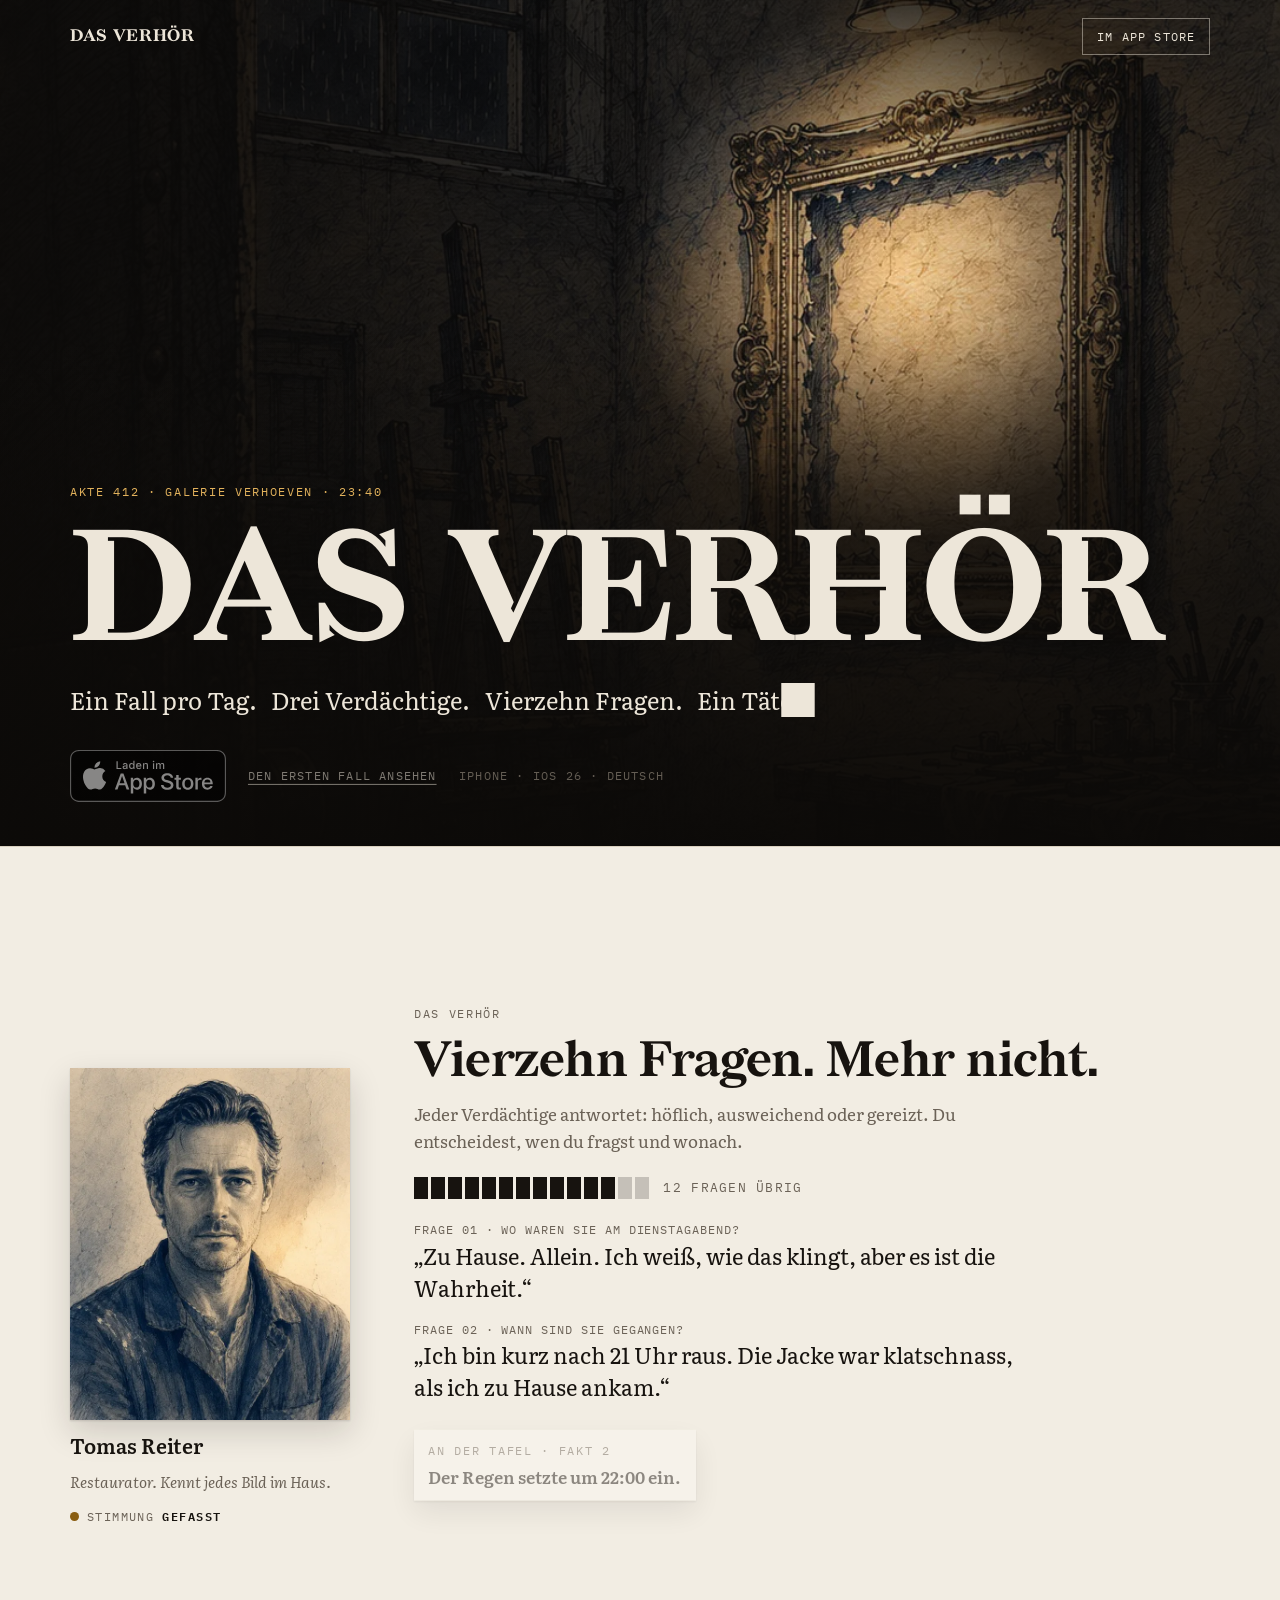
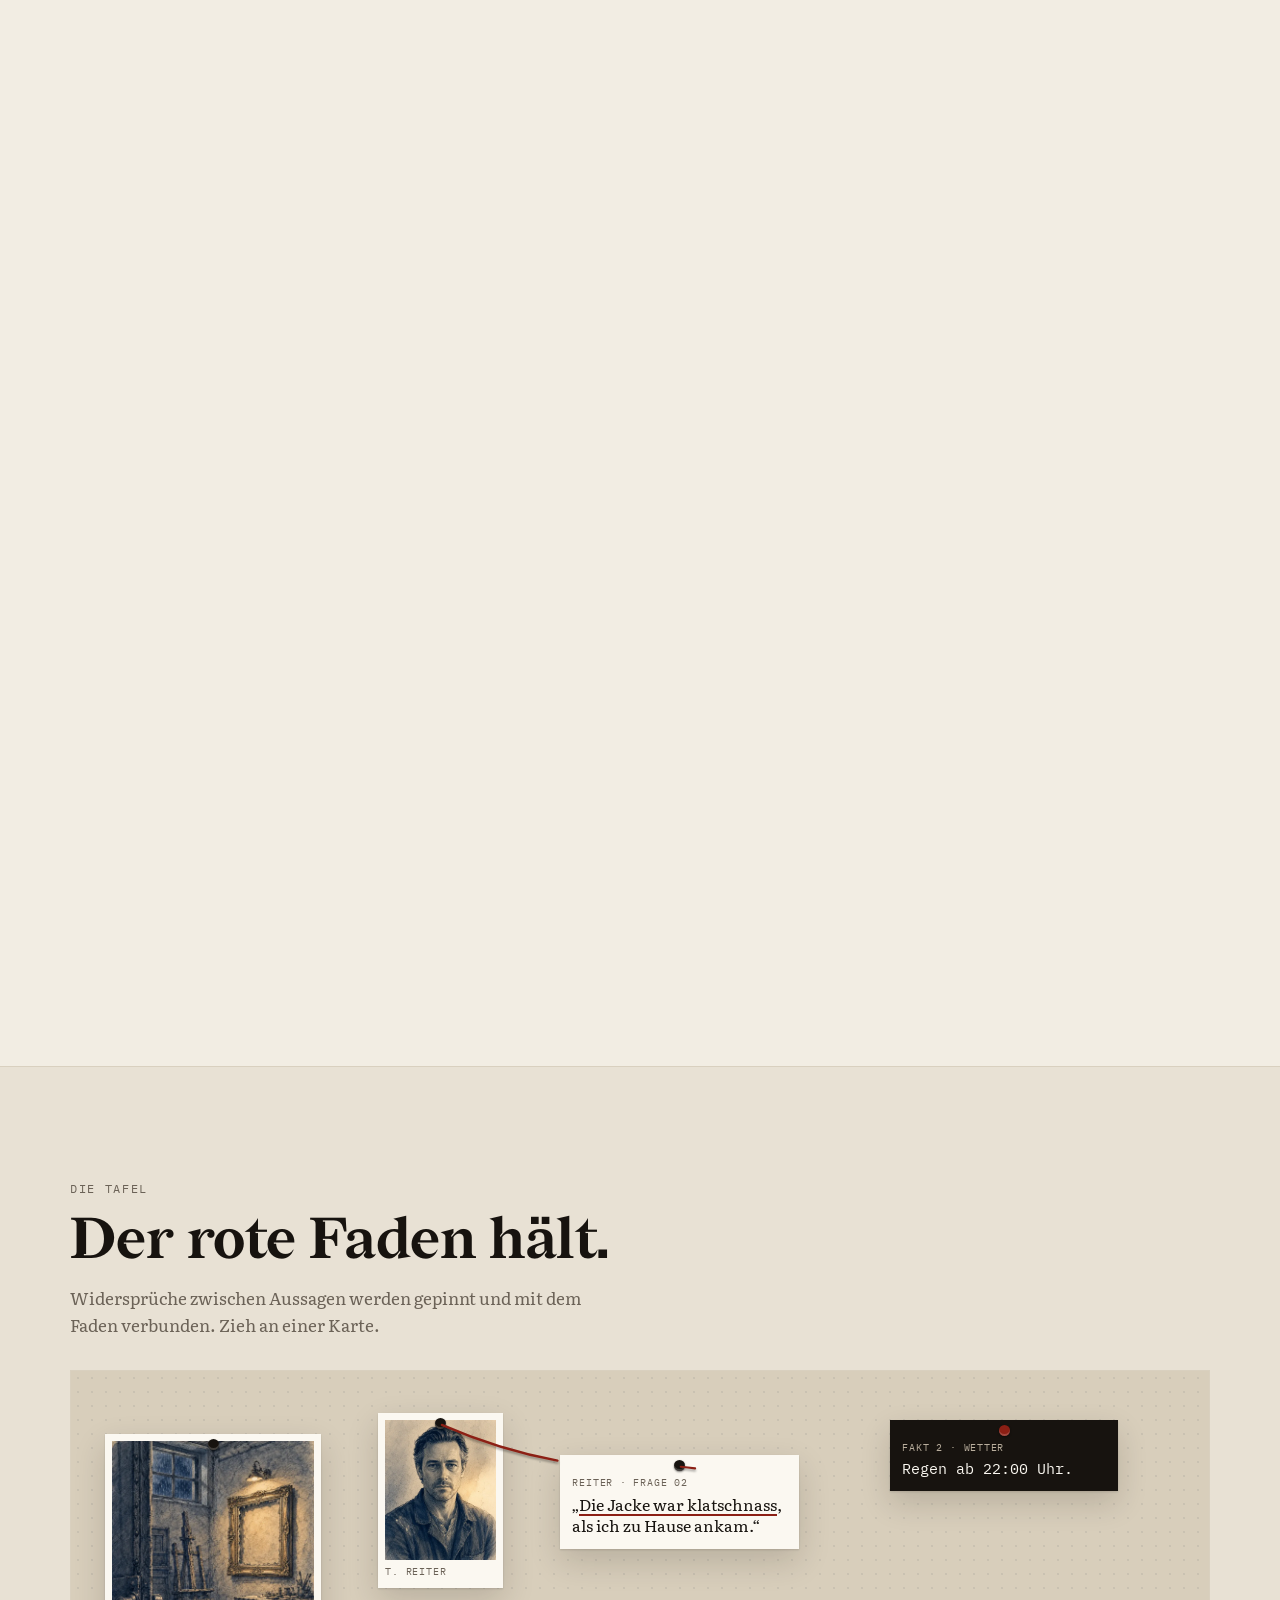
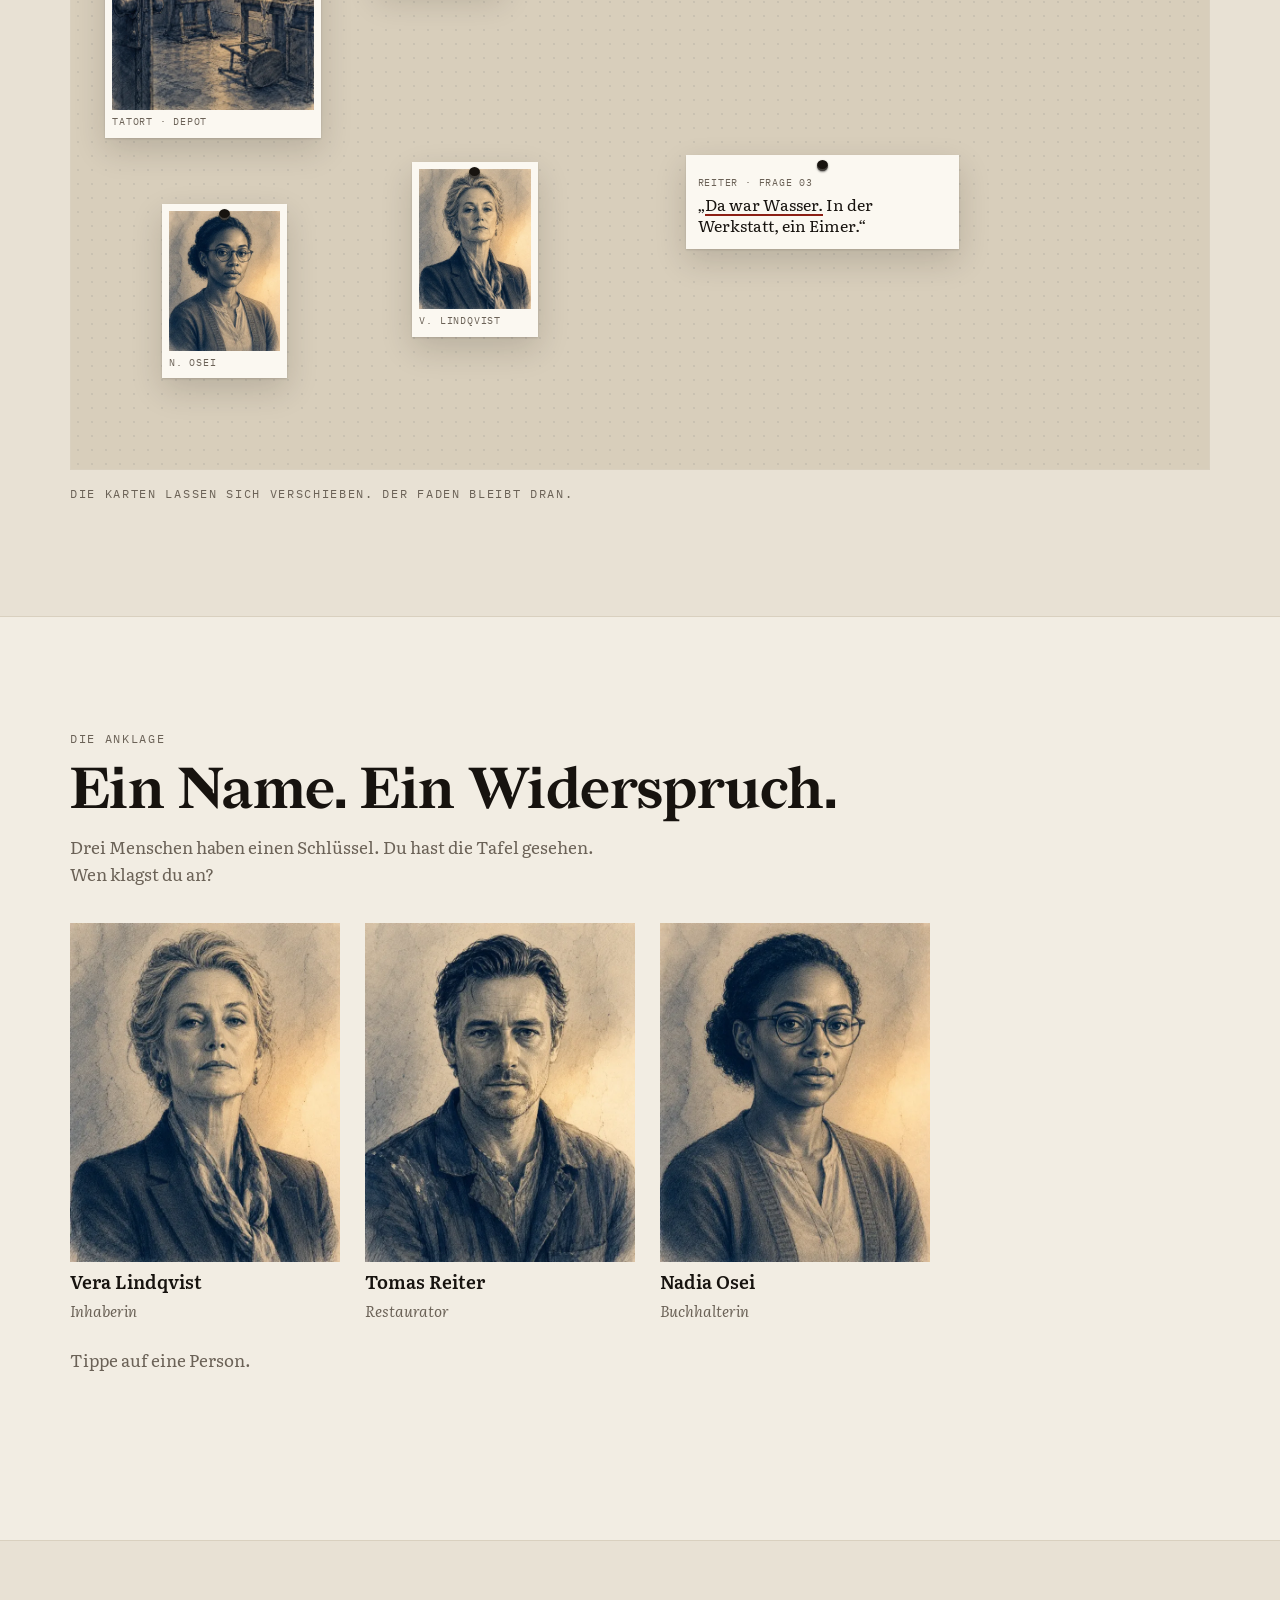
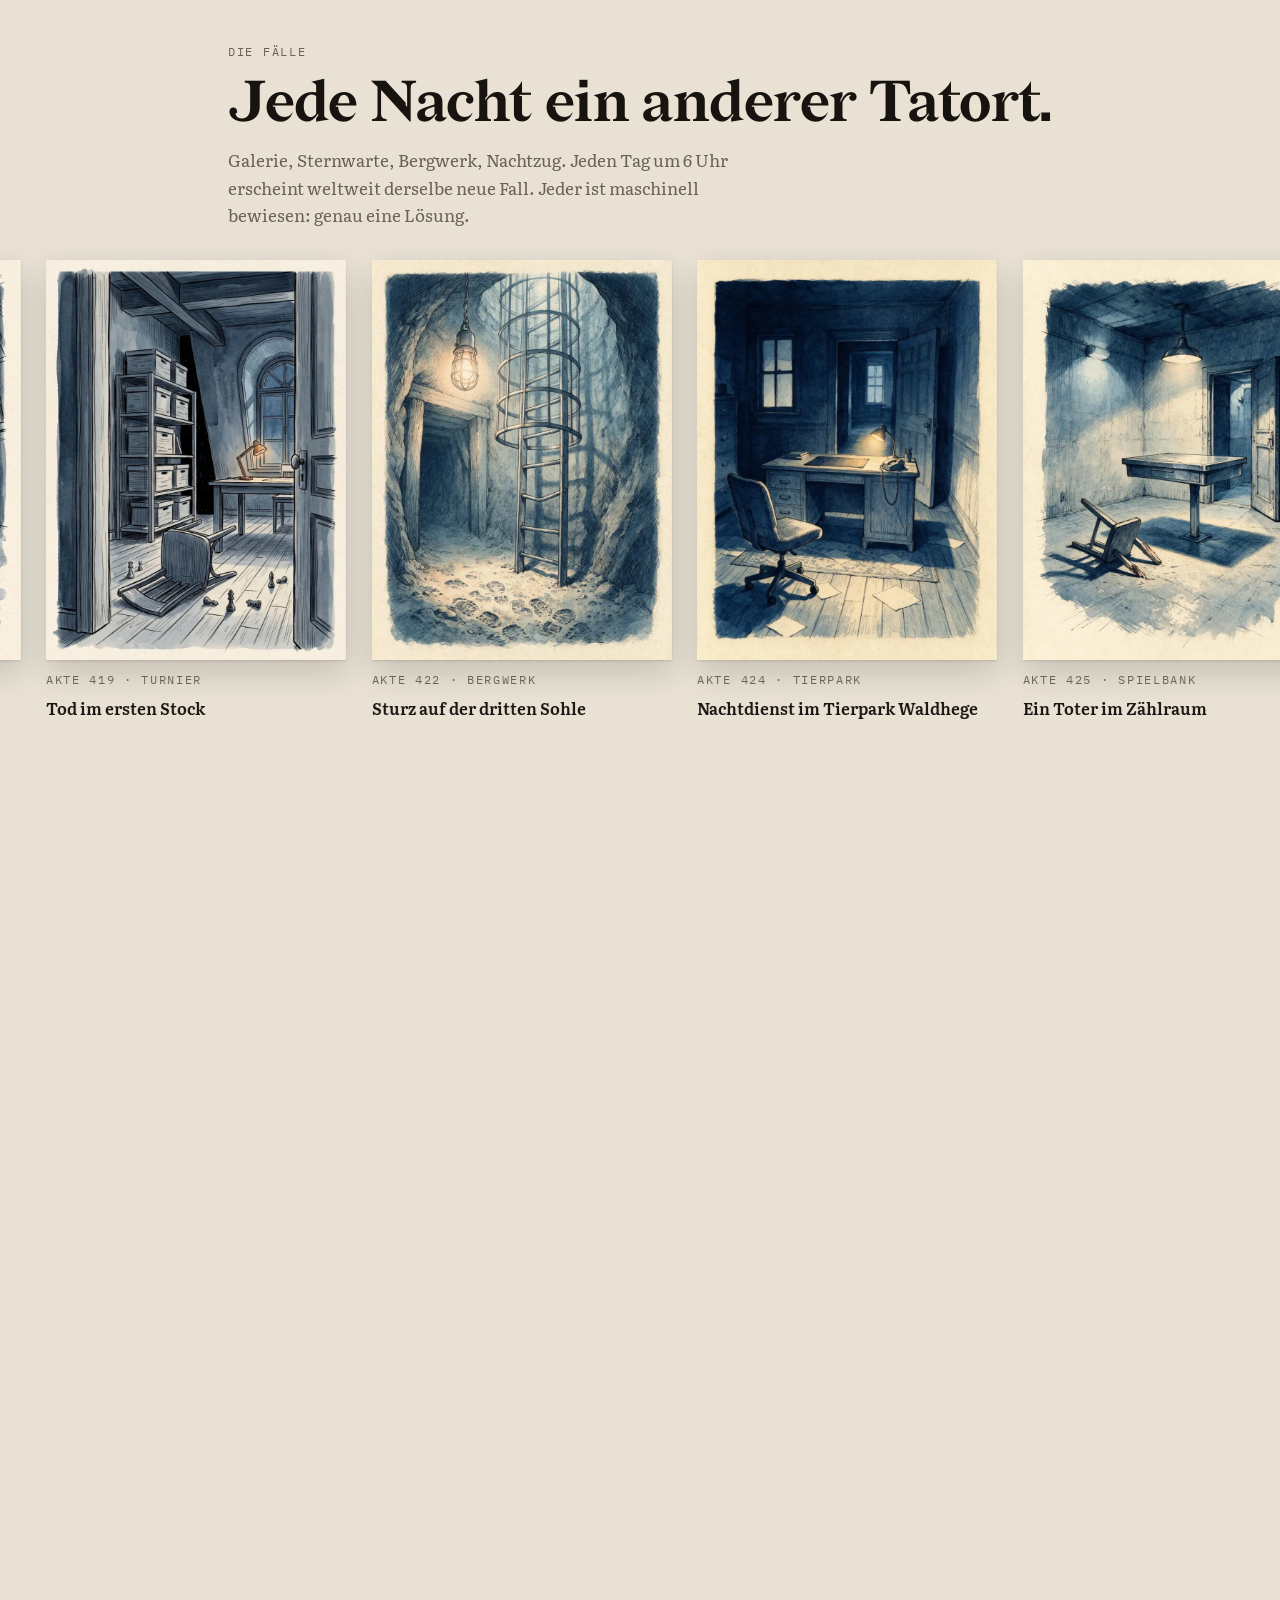
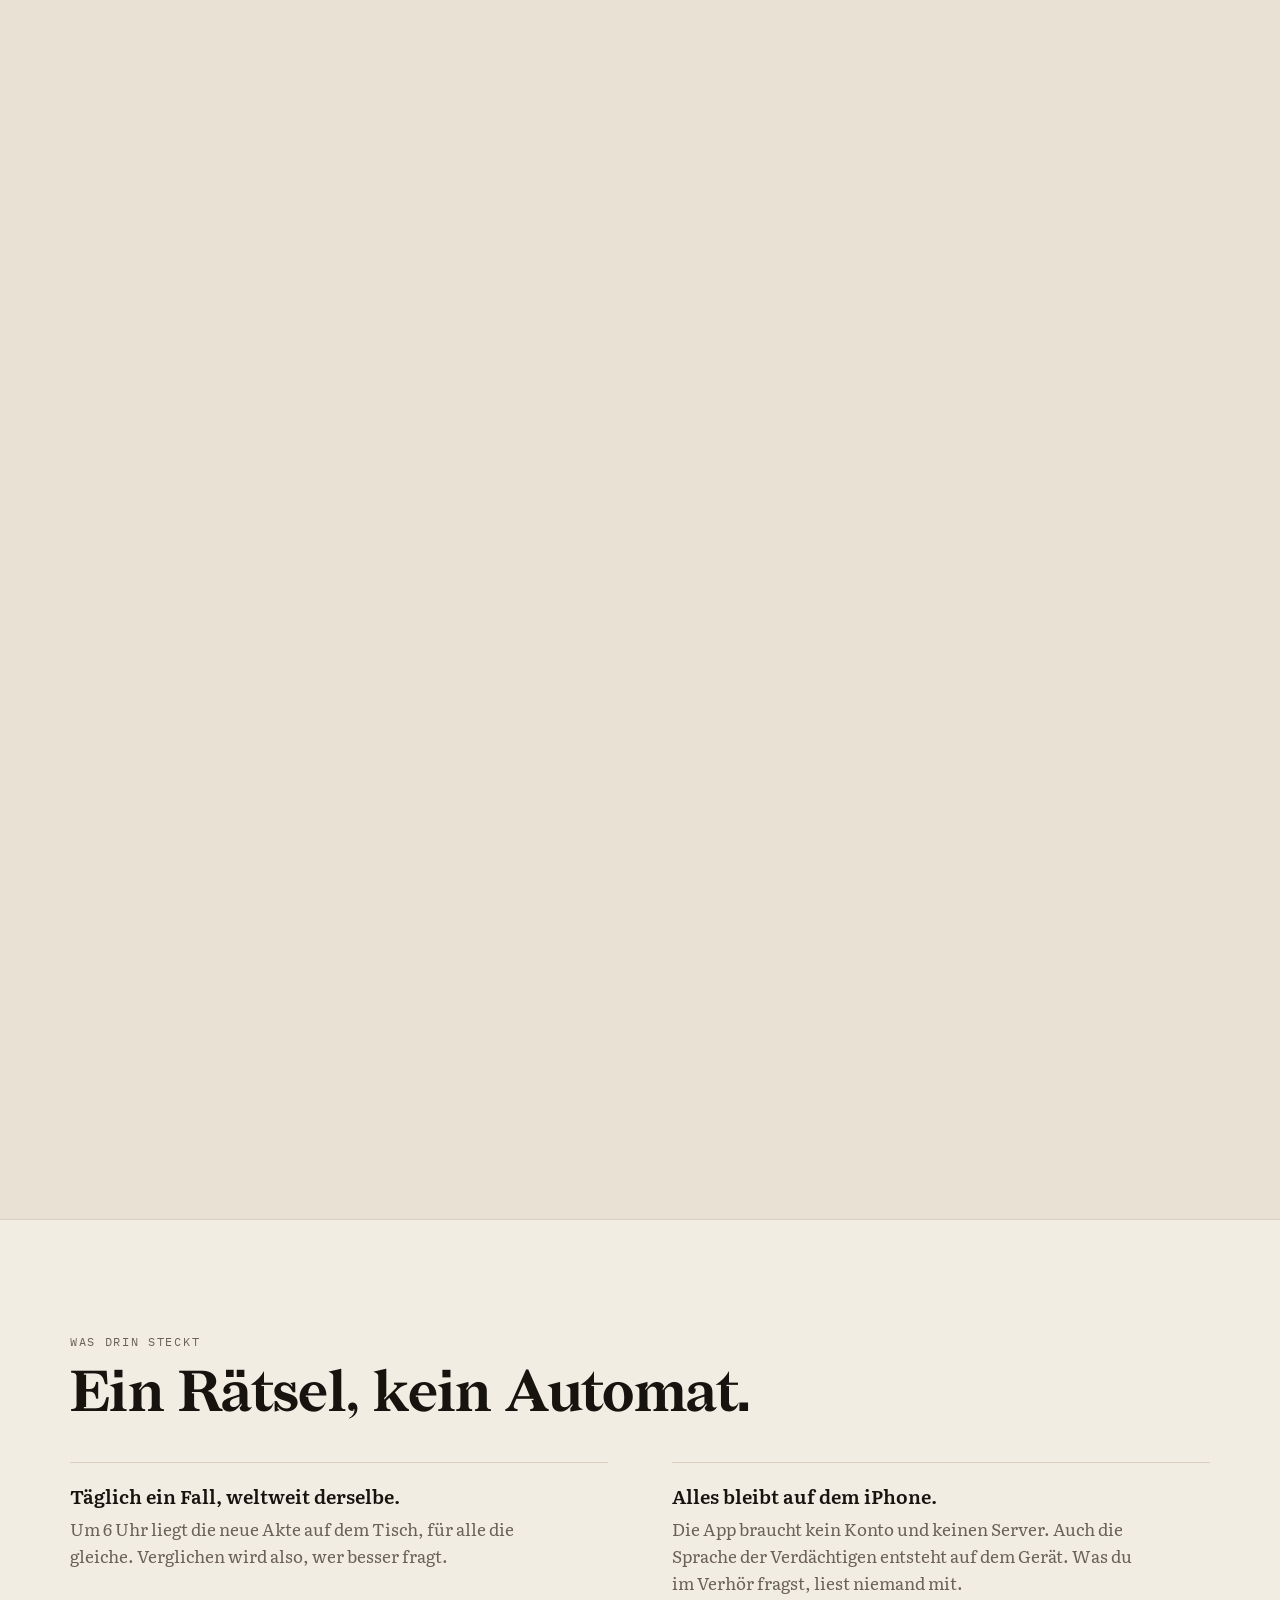
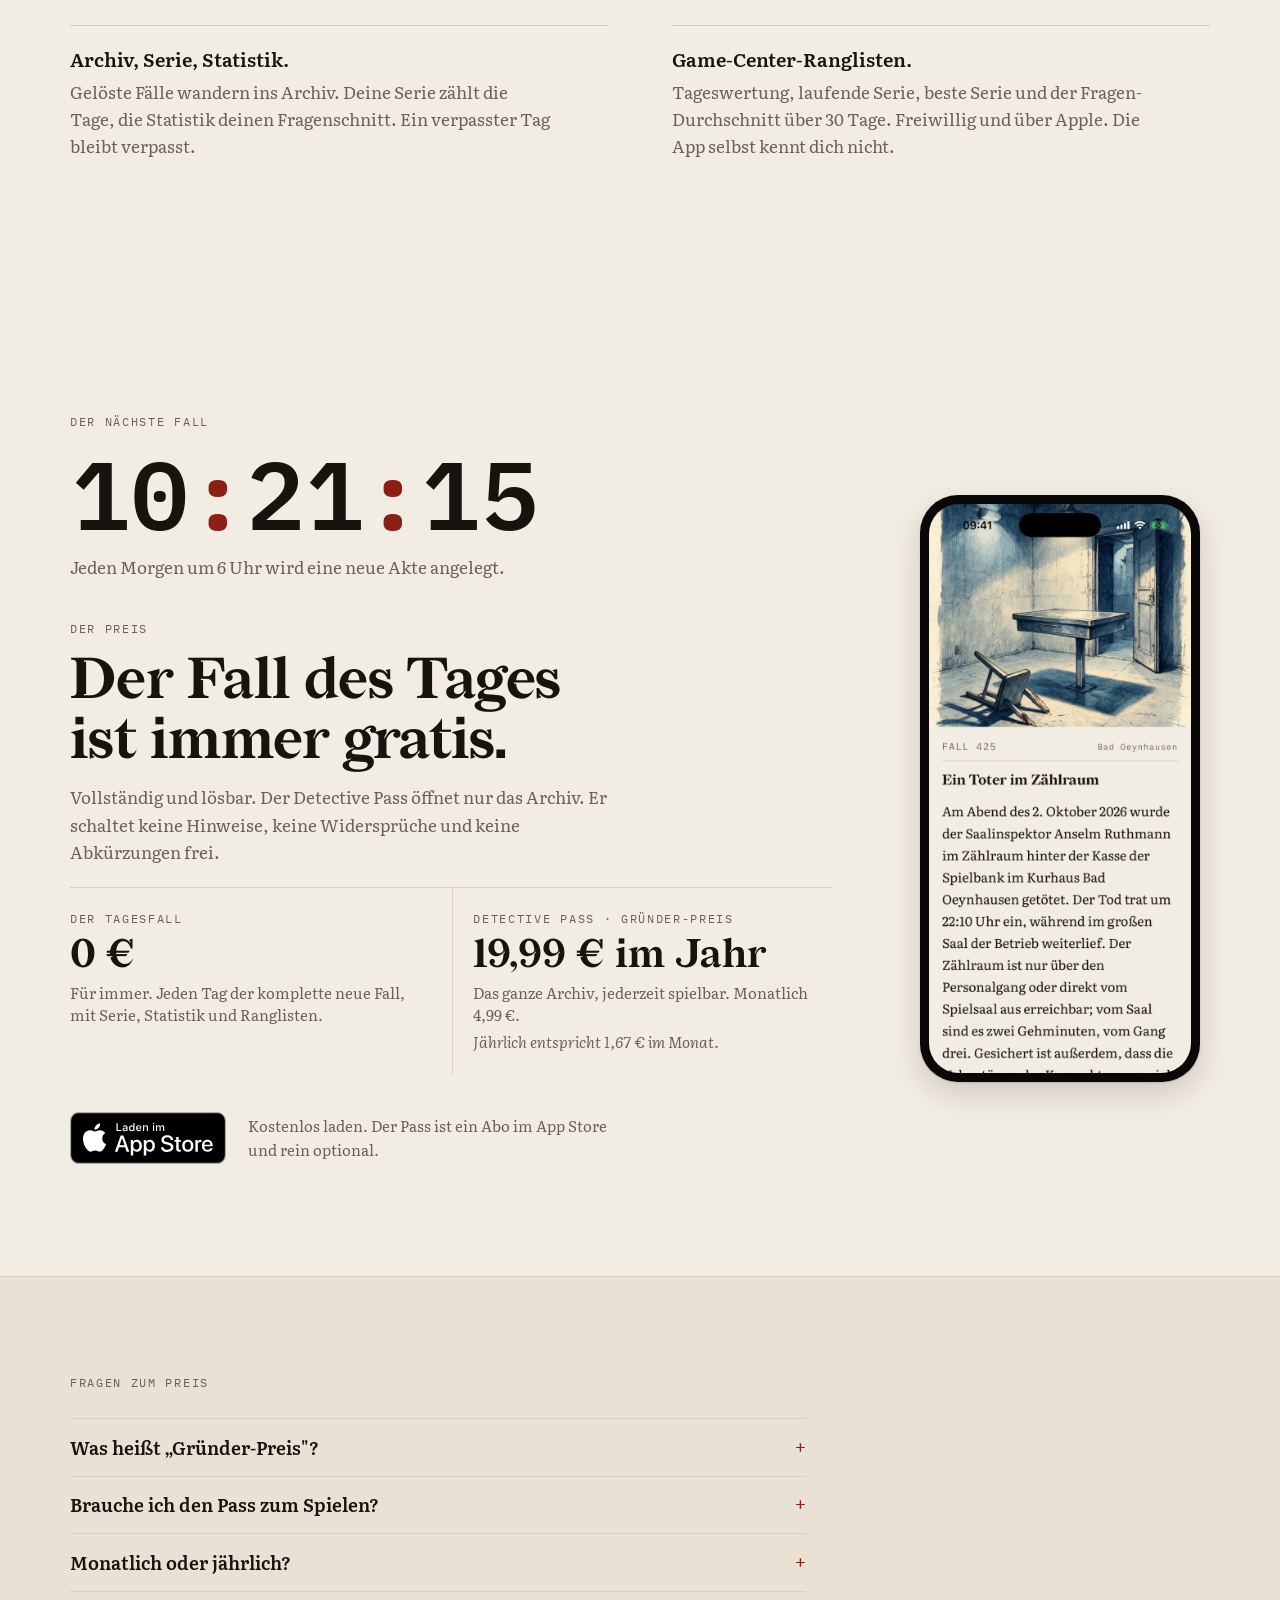
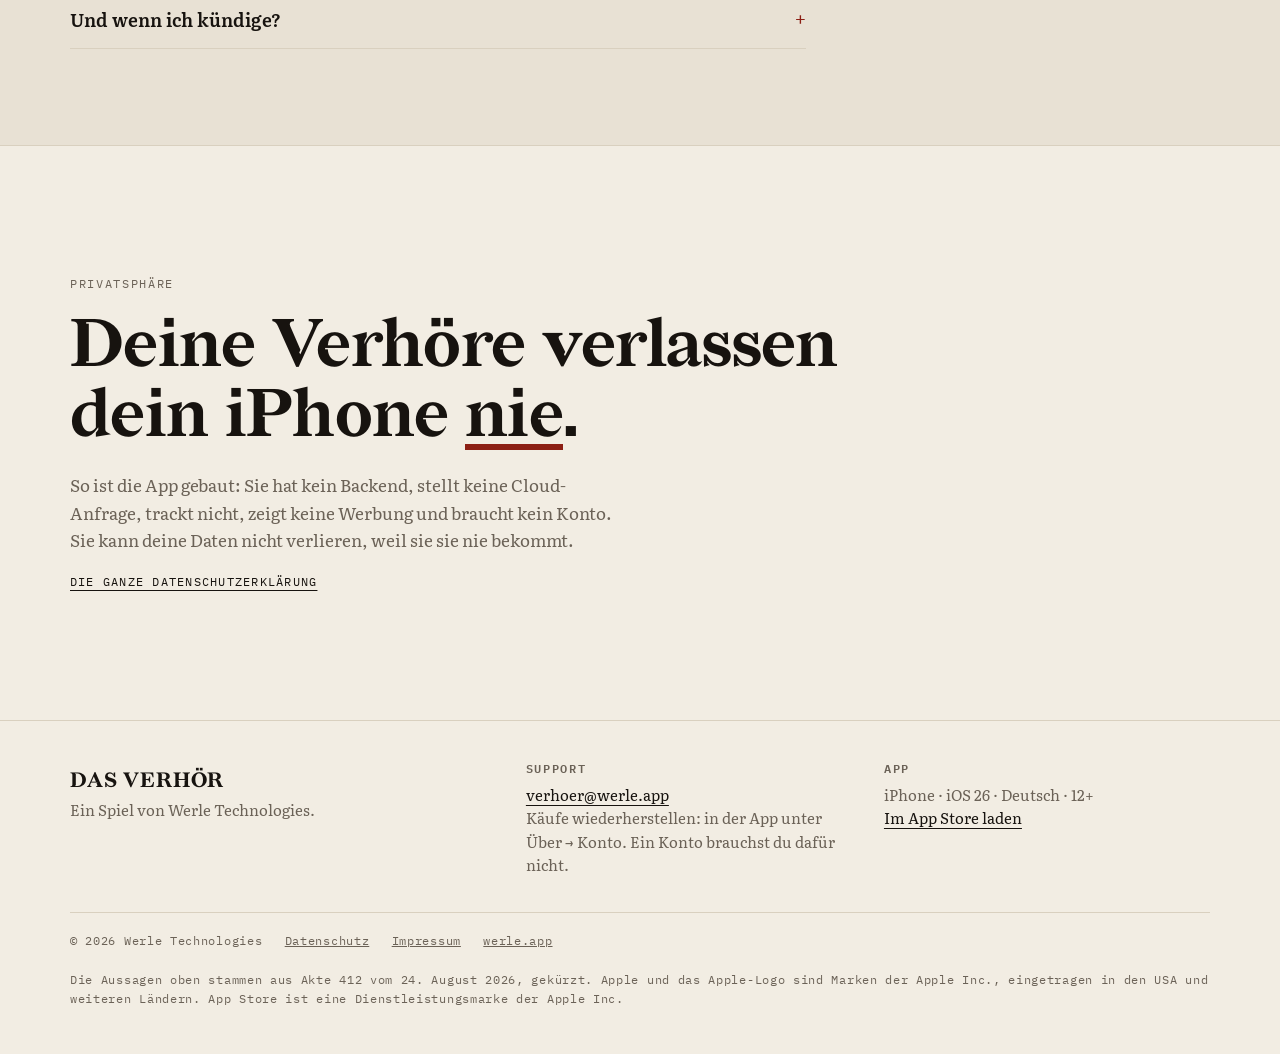
<file: index.html>
<!DOCTYPE html>
<html lang="de">
<head>
<meta charset="utf-8">
<meta name="viewport" content="width=device-width, initial-scale=1, viewport-fit=cover">
<title>Das Verhör — Ein Fall pro Tag. Ein Täter.</title>
<link rel="canonical" href="https://verhoer.werle.app/">
<meta name="apple-itunes-app" content="app-id=6797754222">
<meta name="description" content="Das tägliche Kriminalrätsel für iPhone. Drei Verdächtige, vierzehn Fragen, ein Täter. Alles auf dem Gerät — kein Konto, keine Cloud, kein Tracking.">
<meta property="og:title" content="Das Verhör">
<meta property="og:description" content="Ein Fall pro Tag. Drei Verdächtige. Vierzehn Fragen. Ein Täter.">
<meta property="og:image" content="https://verhoer.werle.app/assets/og.png">
<meta property="og:url" content="https://verhoer.werle.app/">
<meta property="og:type" content="website">
<meta property="og:locale" content="de_DE">
<meta name="twitter:card" content="summary_large_image">
<link rel="icon" type="image/png" sizes="64x64" href="/assets/art/favicon-64.png">
<link rel="apple-touch-icon" href="/assets/art/apple-touch-icon.png">
<link rel="preload" href="/assets/fonts/Redaction-Bold.otf" as="font" type="font/otf" crossorigin>
<link rel="preload" href="/assets/fonts/Literata-Regular.ttf" as="font" type="font/ttf" crossorigin>
<link rel="preload" href="/assets/art/scene_412_hero.webp" as="image" type="image/webp" fetchpriority="high">
<link rel="stylesheet" href="/css/home.css">
<meta name="theme-color" content="#0C0A08">
<script type="application/ld+json">{"@context": "https://schema.org", "@type": "MobileApplication", "name": "Das Verhör", "url": "https://verhoer.werle.app/", "installUrl": "https://apps.apple.com/de/app/id6797754222", "applicationCategory": "GameApplication", "operatingSystem": "iOS", "inLanguage": "de", "offers": [{"@type": "Offer", "name": "Der Tagesfall", "price": "0", "priceCurrency": "EUR"}], "author": {"@type": "Organization", "name": "Werle Technologies", "url": "https://werle.app"}}</script>
</head>
<body>
<div class="faden" aria-hidden="true"></div>

<main>
<section class="hero" id="hero">
  <img class="hero-art" src="/assets/art/scene_412_hero.webp" width="1086" height="1448" alt="Tuschezeichnung: das Depot der Galerie Verhoeven bei Nacht. An der Wand hängt ein leerer Goldrahmen, am Fenster läuft Regen." fetchpriority="high">
  <div class="hero-veil" aria-hidden="true"></div>
  <div class="hero-scrim" aria-hidden="true"></div>
  <header class="wrap top">
    <a class="mark" href="/">DAS VERHÖR</a>
    <a class="chip" href="https://apps.apple.com/de/app/id6797754222" target="_blank" rel="noopener">Im App&nbsp;Store</a>
  </header>
  <div class="wrap hero-body">
    <p class="label" id="eyebrow">Akte 412 · Galerie Verhoeven · 23:40</p>
    <h1 id="wordmark" aria-label="Das Verhör">DAS VERHÖR</h1>
    <p class="tag" id="tag"><span>Ein Fall pro Tag.</span> <span>Drei Verdächtige.</span> <span>Vierzehn Fragen.</span> <span>Ein Täter.</span></p>
    <div class="hero-cta">
      <a class="store-badge" href="https://apps.apple.com/de/app/id6797754222" target="_blank" rel="noopener"><img src="/assets/badges/app-store-badge-de.svg" alt="Laden im App Store" width="156" height="52"></a>
      <a class="text-link" href="#verhoer">Den ersten Fall ansehen</a>
      <span class="meta">iPhone · iOS 26 · Deutsch</span>
    </div>
  </div>
</section>

<section class="verhoer" id="verhoer">
  <div class="stick">
    <div class="wrap v-grid">
      <div class="suspect">
        <img src="/assets/art/portrait_reiter.webp" alt="Tuschezeichnung: Tomas Reiter, Mitte vierzig, in einer fleckigen Arbeitsjacke" width="600" height="754">
        <p class="name">Tomas Reiter</p>
        <p class="role">Restaurator. Kennt jedes Bild im Haus.</p>
        <p class="mood" id="mood"><span class="dot"></span>Stimmung <b>gefasst</b></p>
      </div>
      <div class="v-main">
        <div class="head">
          <p class="label">Das Verhör</p>
          <h2>Vierzehn Fragen. Mehr nicht.</h2>
          <p class="lede">Jeder Verdächtige antwortet: höflich, ausweichend oder gereizt. Du entscheidest, wen du fragst und wonach.</p>
        </div>
        <div class="budget" aria-label="Fragenbudget">
          <div class="segs" id="segs"></div>
          <span class="count" id="count">11 Fragen übrig</span>
        </div>
        <ol class="proto" id="proto">
          <li class="qa"><p class="q">Frage 01 · Wo waren Sie am Dienstagabend?</p><p class="a">„Zu Hause. Allein. Ich weiß, wie das klingt, aber es ist die Wahrheit.“</p></li>
          <li class="qa"><p class="q">Frage 02 · Wann sind Sie gegangen?</p><p class="a">„Ich bin kurz nach 21 Uhr raus. <mark id="m1">Die Jacke war klatschnass</mark>, als ich zu Hause ankam.“</p></li>
          <li class="row">
            <span class="fact" id="fact"><span class="label">An der Tafel · Fakt 2</span><strong>Der Regen setzte um 22:00 ein.</strong></span>
            <span class="verdict" id="verdict">Widerspruch</span>
          </li>
          <li class="qa hit"><p class="q">Frage 03 · Konfrontation: Woher war die Jacke nass?</p><p class="a">„Wasser. Da war Wasser. In der Werkstatt, ein Eimer. Hören Sie, das ist doch nicht der Punkt.“</p></li>
          <svg aria-hidden="true"><path id="vthread" pathLength="1" d=""/><circle id="vp1" r="4"/><circle id="vp2" r="4"/></svg>
        </ol>
      </div>
    </div>
  </div>
</section>

<section class="tafel" id="tafel">
  <div class="wrap">
    <div class="head">
      <p class="label">Die Tafel</p>
      <h2>Der rote Faden hält.</h2>
      <p class="lede">Widersprüche zwischen Aussagen werden gepinnt und mit dem Faden verbunden. Zieh an einer Karte.</p>
    </div>
    <div class="board" id="board" aria-label="Ermittlungstafel zu Akte 412. Die Karten lassen sich verschieben.">
      <svg aria-hidden="true"></svg>
      <div class="pc" id="c-scene"><div class="in"><img src="/assets/art/scene_412.webp" alt="Tatort: das Depot der Galerie Verhoeven" width="840" height="1120" loading="lazy"><p class="cap">Tatort · Depot</p></div></div>
      <div class="pc" id="c-reiter"><div class="in"><img src="/assets/art/portrait_reiter.webp" alt="Tomas Reiter" width="600" height="754" loading="lazy"><p class="cap">T. Reiter</p></div></div>
      <div class="pc note" id="c-a1"><div class="in"><p class="cap">Reiter · Frage 02</p><p>„<em>Die Jacke war klatschnass</em>, als ich zu Hause ankam.“</p></div></div>
      <div class="pc note factc" id="c-fact"><div class="in"><p class="cap">Fakt 2 · Wetter</p><p>Regen ab 22:00 Uhr.</p></div></div>
      <div class="pc" id="c-lind"><div class="in"><img src="/assets/art/portrait_lindqvist.webp" alt="Vera Lindqvist" width="600" height="754" loading="lazy"><p class="cap">V. Lindqvist</p></div></div>
      <div class="pc" id="c-osei"><div class="in"><img src="/assets/art/portrait_osei.webp" alt="Nadia Osei" width="600" height="754" loading="lazy"><p class="cap">N. Osei</p></div></div>
      <div class="pc note" id="c-a3"><div class="in"><p class="cap">Reiter · Frage 03</p><p>„<em>Da war Wasser.</em> In der Werkstatt, ein Eimer.“</p></div></div>
    </div>
    <p class="label board-hint">Die Karten lassen sich verschieben. Der Faden bleibt dran.</p>
  </div>
</section>

<section class="anklage" id="anklage">
  <div class="wrap">
    <div class="head">
      <p class="label">Die Anklage</p>
      <h2>Ein Name. Ein Widerspruch.</h2>
      <p class="lede">Drei Menschen haben einen Schlüssel. Du hast die Tafel gesehen. Wen klagst du an?</p>
    </div>
    <div class="lineup" id="lineup">
      <button class="sus" type="button" id="s-lind" data-ok="0">
        <span class="ph"><img src="/assets/art/portrait_lindqvist.webp" alt="" width="600" height="754" loading="lazy"><span class="stamp no">Kein Beweis</span></span>
        <span class="name">Vera Lindqvist</span><span class="role">Inhaberin</span>
      </button>
      <button class="sus" type="button" id="s-reiter" data-ok="1">
        <span class="ph"><img src="/assets/art/portrait_reiter.webp" alt="" width="600" height="754" loading="lazy"><span class="stamp yes">Überführt</span></span>
        <span class="name">Tomas Reiter</span><span class="role">Restaurator</span>
      </button>
      <button class="sus" type="button" id="s-osei" data-ok="0">
        <span class="ph"><img src="/assets/art/portrait_osei.webp" alt="" width="600" height="754" loading="lazy"><span class="stamp no">Kein Beweis</span></span>
        <span class="name">Nadia Osei</span><span class="role">Buchhalterin</span>
      </button>
    </div>
    <p class="result" id="result" aria-live="polite">Tippe auf eine Person.</p>
  </div>
</section>

<section class="faelle" id="faelle">
  <div class="stick">
    <div class="wrap head">
      <p class="label">Die Fälle</p>
      <h2>Jede Nacht ein anderer Tatort.</h2>
      <p class="lede">Galerie, Sternwarte, Bergwerk, Nachtzug. Jeden Tag um <span class="rel-time">6&nbsp;Uhr</span> erscheint weltweit derselbe neue Fall. Jeder ist maschinell bewiesen: genau eine Lösung.</p>
    </div>
    <div class="rail">
      <div class="track" id="track">
        <article class="case"><img src="/assets/art/scene_412.webp" alt="Tuschezeichnung: Galerie bei Nacht" loading="lazy" width="840" height="1120"><p class="label">Akte 412 · Galerie</p><h3>Galerie Verhoeven, Antwerpen</h3></article>
        <article class="case"><img src="/assets/art/scene_416.webp" alt="Tuschezeichnung: Sternwarte bei Nacht" loading="lazy" width="840" height="1120"><p class="label">Akte 416 · Sternwarte</p><h3>Toter Betriebsleiter in der Sternwarte</h3></article>
        <article class="case"><img src="/assets/art/scene_419.webp" alt="Tuschezeichnung: Turniersaal" loading="lazy" width="840" height="1120"><p class="label">Akte 419 · Turnier</p><h3>Tod im ersten Stock</h3></article>
        <article class="case"><img src="/assets/art/scene_422.webp" alt="Tuschezeichnung: Bergwerk" loading="lazy" width="840" height="1120"><p class="label">Akte 422 · Bergwerk</p><h3>Sturz auf der dritten Sohle</h3></article>
        <article class="case"><img src="/assets/art/scene_424.webp" alt="Tuschezeichnung: Tierpark bei Nacht" loading="lazy" width="840" height="1120"><p class="label">Akte 424 · Tierpark</p><h3>Nachtdienst im Tierpark Waldhege</h3></article>
        <article class="case"><img src="/assets/art/scene_425.webp" alt="Tuschezeichnung: Zählraum einer Spielbank" loading="lazy" width="840" height="1120"><p class="label">Akte 425 · Spielbank</p><h3>Ein Toter im Zählraum</h3></article>
        <article class="case"><img src="/assets/art/scene_428.webp" alt="Tuschezeichnung: Abteil im Nachtzug" loading="lazy" width="840" height="1120"><p class="label">Akte 428 · Nachtzug</p><h3>Nachtzug 471, Abteil 11</h3></article>
        <article class="case"><img src="/assets/art/scene_433.webp" alt="Tuschezeichnung: Grandhotel bei Nacht" loading="lazy" width="840" height="1120"><p class="label">Akte 433 · Grandhotel</p><h3>Nachtdienst im Parkhotel Fremersberg</h3></article>
      </div>
    </div>
  </div>
</section>

<section class="drin" id="drin">
  <div class="wrap">
    <div class="head">
      <p class="label">Was drin steckt</p>
      <h2>Ein Rätsel, kein Automat.</h2>
    </div>
    <div class="drin-grid">
      <div class="drin-item"><h3>Täglich ein Fall, weltweit derselbe.</h3><p>Um <span class="rel-time">6&nbsp;Uhr</span> liegt die neue Akte auf dem Tisch, für alle die gleiche. Verglichen wird also, wer besser fragt.</p></div>
      <div class="drin-item"><h3>Alles bleibt auf dem iPhone.</h3><p>Die App braucht kein Konto und keinen Server. Auch die Sprache der Verdächtigen entsteht auf dem Gerät. Was du im Verhör fragst, liest niemand mit.</p></div>
      <div class="drin-item"><h3>Archiv, Serie, Statistik.</h3><p>Gelöste Fälle wandern ins Archiv. Deine Serie zählt die Tage, die Statistik deinen Fragenschnitt. Ein verpasster Tag bleibt verpasst.</p></div>
      <div class="drin-item"><h3>Game-Center-Ranglisten.</h3><p>Tageswertung, laufende Serie, beste Serie und der Fragen-Durchschnitt über 30 Tage. Freiwillig und über Apple. Die App selbst kennt dich nicht.</p></div>
    </div>
  </div>
</section>

<section class="schluss" id="preis">
  <div class="wrap s-grid">
    <div class="s-main">
      <div class="head">
        <p class="label">Der nächste Fall</p>
        <div class="clock" id="clock" role="timer" aria-label="Zeit bis zum nächsten Fall">--:--:--</div>
        <p class="lede">Jeden Morgen um <span class="rel-time">6&nbsp;Uhr</span> wird eine neue Akte angelegt.</p>
      </div>
      <div>
        <div class="head" style="margin-bottom:1.4rem">
          <p class="label">Der Preis</p>
          <h2>Der Fall des Tages ist immer gratis.</h2>
          <p class="lede">Vollständig und lösbar. Der Detective Pass öffnet nur das Archiv. Er schaltet keine Hinweise, keine Widersprüche und keine Abkürzungen frei.</p>
        </div>
        <div class="prices">
          <div class="price"><p class="label">Der Tagesfall</p><p class="amt">0&nbsp;€</p><p>Für immer. Jeden Tag der komplette neue Fall, mit Serie, Statistik und Ranglisten.</p></div>
          <div class="price"><p class="label">Detective Pass · Gründer-Preis</p><p class="amt"><span id="price-yearly">19,99&nbsp;€</span> im Jahr</p><p>Das ganze Archiv, jederzeit spielbar. Monatlich <span id="price-monthly">4,99&nbsp;€</span>.</p><p class="anchor" id="price-anchor">Jährlich entspricht 1,67&nbsp;€ im Monat.</p></div>
        </div>
      </div>
      <div class="cta-row">
        <a class="store-badge" href="https://apps.apple.com/de/app/id6797754222" target="_blank" rel="noopener"><img src="/assets/badges/app-store-badge-de.svg" alt="Laden im App Store" width="156" height="52"></a>
        <p>Kostenlos laden. Der Pass ist ein Abo im App&nbsp;Store und rein optional.</p>
      </div>
    </div>
    <div class="phone"><img src="/assets/screens/01-home.webp" alt="Startbildschirm der App mit dem Fall des Tages" width="640" height="1392" loading="lazy"></div>
  </div>
</section>

<section class="faq" id="fragen">
  <div class="wrap">
    <div class="head">
      <p class="label">Fragen zum Preis</p>
    </div>
    <div class="faq-list">
      <details>
        <summary>Was heißt „Gründer-Preis"?</summary>
        <p>19,99&nbsp;€ im Jahr ist der Preis zum Start, und er ist echt. Es gibt keinen durchgestrichenen Fantasiepreis daneben und keinen Countdown. Später wird er steigen. Wer jetzt abschließt, zahlt weiter seinen Preis: Laufende Abos erhöht Apple nicht ohne Zustimmung.</p>
      </details>
      <details>
        <summary>Brauche ich den Pass zum Spielen?</summary>
        <p>Nein. Der Fall des Tages ist vollständig und allein lösbar. Jeder Widerspruch, den die Anklage braucht, ist ohne Kauf erreichbar. Gegen diese Regel wird jeder Fall vor dem Erscheinen maschinell geprüft.</p>
      </details>
      <details>
        <summary>Monatlich oder jährlich?</summary>
        <p>Monatlich 4,99&nbsp;€, jährlich 19,99&nbsp;€. Das Jahr entspricht 1,67&nbsp;€ im Monat. Beide liegen in derselben Abo-Gruppe, ein Wechsel ist also jederzeit möglich, ohne doppelt zu zahlen.</p>
      </details>
      <details>
        <summary>Und wenn ich kündige?</summary>
        <p>Der tägliche Fall bleibt, mit Serie, Statistik und Ranglisten. Nur das Archiv schließt sich wieder. Kündigen geht jederzeit im App&nbsp;Store unter Apple-ID&nbsp;→&nbsp;Abonnements, ohne Nachfrage in der App.</p>
      </details>
    </div>
  </div>
</section>

<section class="privat" id="privatsphaere">
  <div class="wrap">
    <p class="label">Privatsphäre</p>
    <p class="privat-line">Deine Verhöre verlassen dein iPhone <em>nie</em>.</p>
    <p class="lede">So ist die App gebaut: Sie hat kein Backend, stellt keine Cloud-Anfrage, trackt nicht, zeigt keine Werbung und braucht kein Konto. Sie kann deine Daten nicht verlieren, weil sie sie nie bekommt.</p>
    <a class="link-quiet" href="/privacy">Die ganze Datenschutzerklärung</a>
  </div>
</section>
</main>

<footer>
  <div class="wrap">
    <div class="foot-grid">
      <div>
        <p class="mark">DAS VERHÖR</p>
        <p>Ein Spiel von Werle&nbsp;Technologies.</p>
      </div>
      <div>
        <h2>Support</h2>
        <p><a href="mailto:verhoer@werle.app">verhoer@werle.app</a></p>
        <p>Käufe wiederherstellen: in der App unter Über&nbsp;→&nbsp;Konto. Ein Konto brauchst du dafür nicht.</p>
      </div>
      <div>
        <h2>App</h2>
        <p>iPhone · iOS 26 · Deutsch · 12+</p>
        <p><a href="https://apps.apple.com/de/app/id6797754222" target="_blank" rel="noopener">Im App&nbsp;Store laden</a></p>
      </div>
    </div>
    <div class="foot-legal">
      <span>© 2026 Werle Technologies</span>
      <a href="/privacy">Datenschutz</a>
      <a href="/impressum">Impressum</a>
      <a href="https://werle.app">werle.app</a>
    </div>
    <p class="foot-credit">Die Aussagen oben stammen aus Akte 412 vom 24. August 2026, gekürzt. Apple und das Apple-Logo sind Marken der Apple&nbsp;Inc., eingetragen in den USA und weiteren Ländern. App&nbsp;Store ist eine Dienstleistungsmarke der Apple&nbsp;Inc.</p>
  </div>
</footer>

<script src="/js/vendor/anime.umd.min.js" defer></script>
<script src="/js/site.js" defer></script>
</body>
</html>
</file>
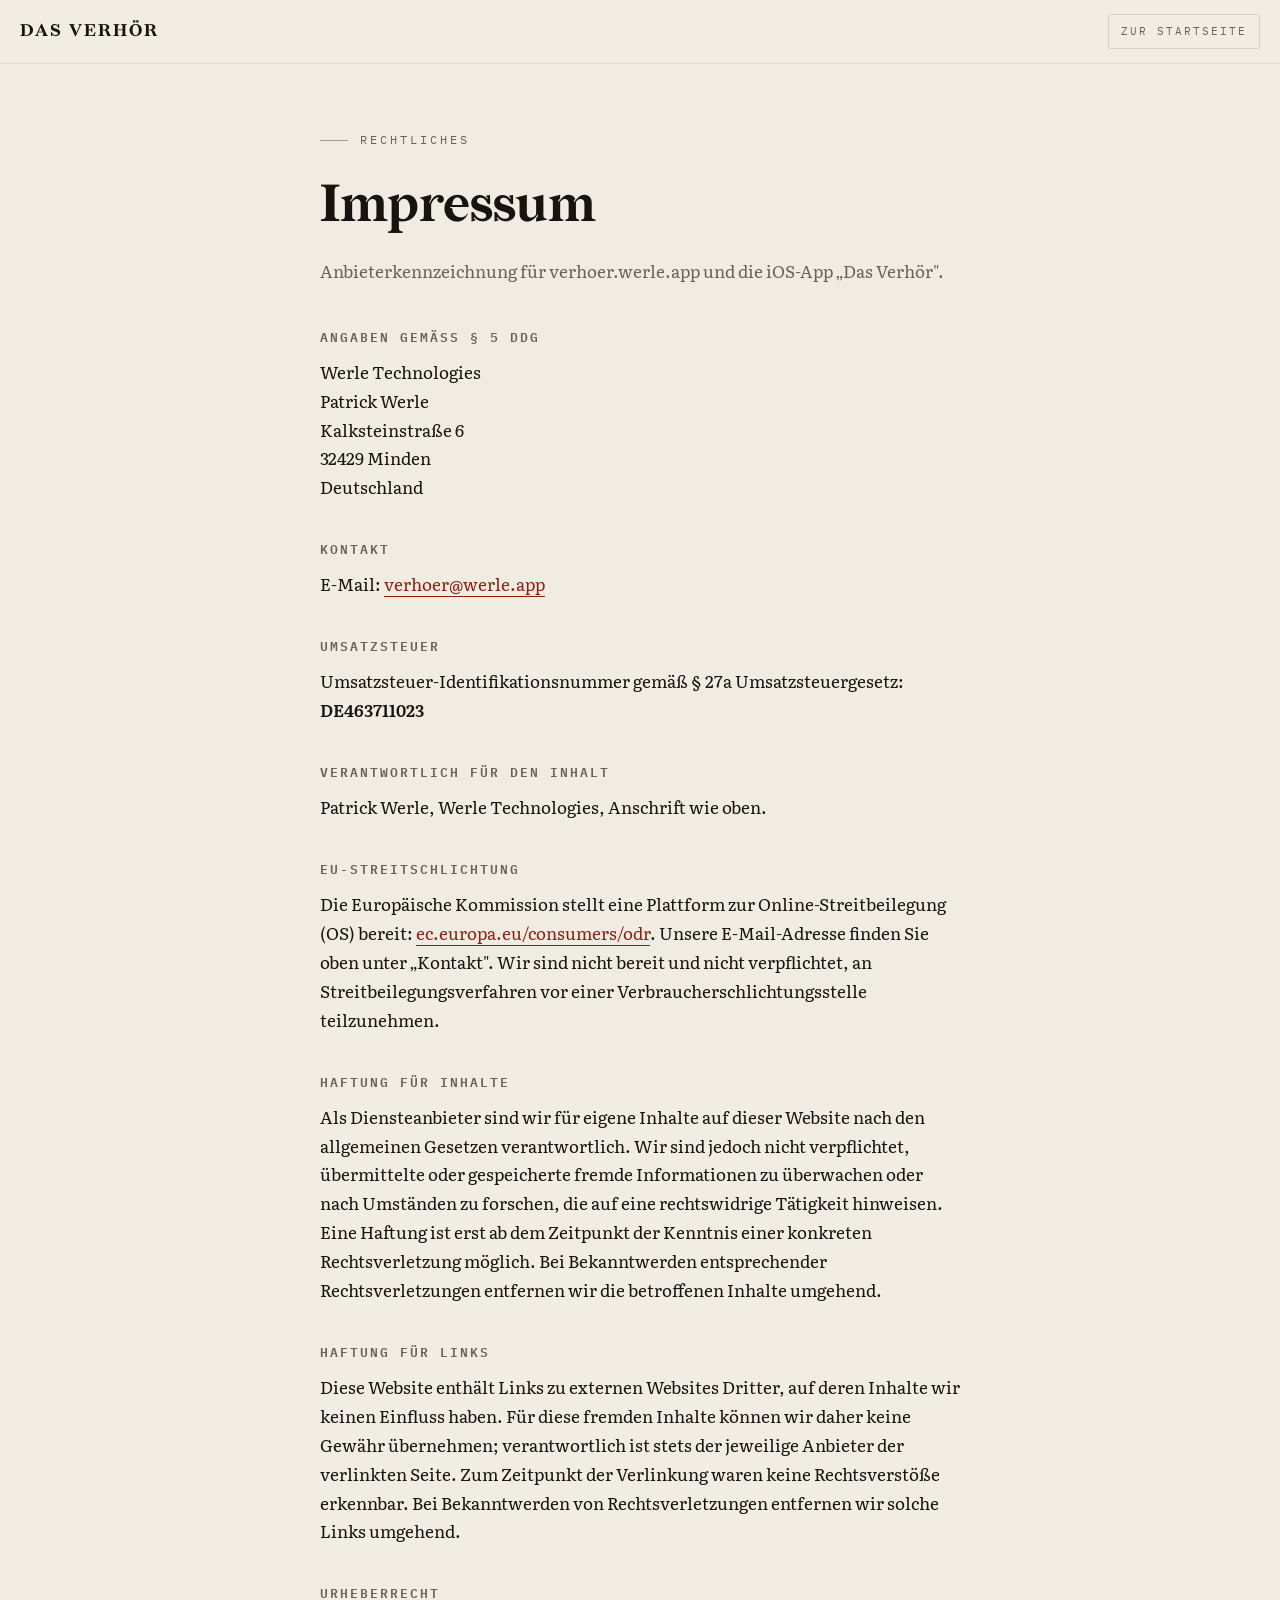
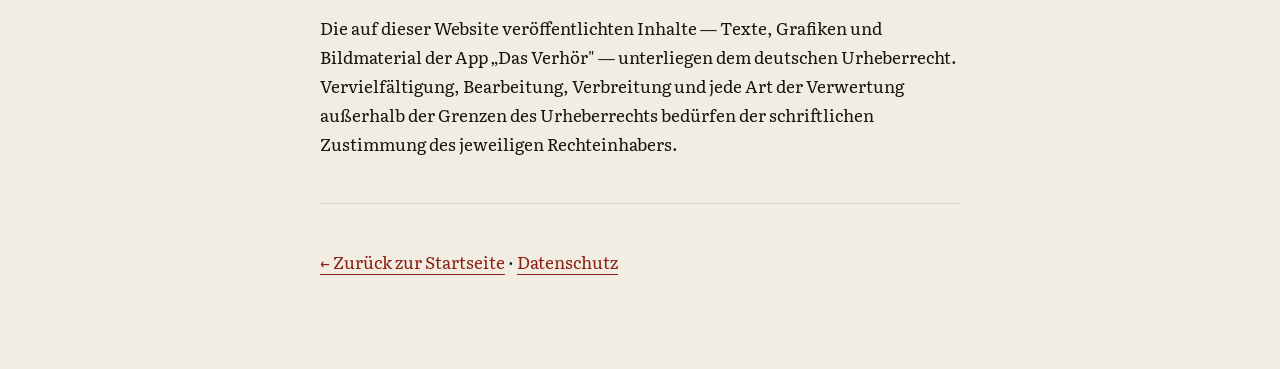
<file: impressum.html>
<!DOCTYPE html>
<html lang="de">
<head>
<meta charset="utf-8">
<meta name="viewport" content="width=device-width, initial-scale=1">
<title>Impressum — Das Verhör</title>
<meta name="description" content="Anbieterkennzeichnung gemäß § 5 DDG für verhoer.werle.app.">
<meta name="robots" content="noindex">
<link rel="icon" type="image/png" sizes="64x64" href="/assets/art/favicon-64.png">
<link rel="apple-touch-icon" href="/assets/art/apple-touch-icon.png">
<link rel="stylesheet" href="/css/site.css">
<meta name="theme-color" content="#F2EDE3" media="(prefers-color-scheme: light)">
<meta name="theme-color" content="#14110D" media="(prefers-color-scheme: dark)">
</head>
<body>
<div class="grain" aria-hidden="true"></div>
<header class="top">
  <a class="mark" href="/">DAS VERHÖR</a>
  <a class="chip" href="/">Zur Startseite</a>
</header>

<main class="legal-main">
  <p class="eyebrow">Rechtliches</p>
  <h1>Impressum</h1>
  <p class="sub">Anbieterkennzeichnung für verhoer.werle.app und die
  iOS-App „Das Verhör".</p>

  <h2>Angaben gemäß § 5 DDG</h2>
  <p>Werle Technologies<br>
  Patrick Werle<br>
  Kalksteinstraße 6<br>
  32429 Minden<br>
  Deutschland</p>

  <h2>Kontakt</h2>
  <p>E-Mail: <a href="mailto:verhoer@werle.app">verhoer@werle.app</a></p>

  <h2>Umsatzsteuer</h2>
  <p>Umsatzsteuer-Identifikationsnummer gemäß § 27a Umsatzsteuergesetz:<br>
  <strong>DE463711023</strong></p>

  <h2>Verantwortlich für den Inhalt</h2>
  <p>Patrick Werle, Werle Technologies, Anschrift wie oben.</p>

  <h2>EU-Streitschlichtung</h2>
  <p>Die Europäische Kommission stellt eine Plattform zur
  Online-Streitbeilegung (OS) bereit:
  <a href="https://ec.europa.eu/consumers/odr/" rel="noopener">ec.europa.eu/consumers/odr</a>.
  Unsere E-Mail-Adresse finden Sie oben unter „Kontakt". Wir sind nicht
  bereit und nicht verpflichtet, an Streitbeilegungsverfahren vor einer
  Verbraucherschlichtungsstelle teilzunehmen.</p>

  <h2>Haftung für Inhalte</h2>
  <p>Als Diensteanbieter sind wir für eigene Inhalte auf dieser Website nach
  den allgemeinen Gesetzen verantwortlich. Wir sind jedoch nicht
  verpflichtet, übermittelte oder gespeicherte fremde Informationen zu
  überwachen oder nach Umständen zu forschen, die auf eine rechtswidrige
  Tätigkeit hinweisen. Eine Haftung ist erst ab dem Zeitpunkt der Kenntnis
  einer konkreten Rechtsverletzung möglich. Bei Bekanntwerden entsprechender
  Rechtsverletzungen entfernen wir die betroffenen Inhalte umgehend.</p>

  <h2>Haftung für Links</h2>
  <p>Diese Website enthält Links zu externen Websites Dritter, auf deren
  Inhalte wir keinen Einfluss haben. Für diese fremden Inhalte können wir
  daher keine Gewähr übernehmen; verantwortlich ist stets der jeweilige
  Anbieter der verlinkten Seite. Zum Zeitpunkt der Verlinkung waren keine
  Rechtsverstöße erkennbar. Bei Bekanntwerden von Rechtsverletzungen
  entfernen wir solche Links umgehend.</p>

  <h2>Urheberrecht</h2>
  <p>Die auf dieser Website veröffentlichten Inhalte — Texte, Grafiken und
  Bildmaterial der App „Das Verhör" — unterliegen dem deutschen
  Urheberrecht. Vervielfältigung, Bearbeitung, Verbreitung und jede Art der
  Verwertung außerhalb der Grenzen des Urheberrechts bedürfen der
  schriftlichen Zustimmung des jeweiligen Rechteinhabers.</p>

  <hr>
  <p><a href="/">← Zurück zur Startseite</a> ·
  <a href="/privacy">Datenschutz</a></p>
</main>
</body>
</html>
</file>
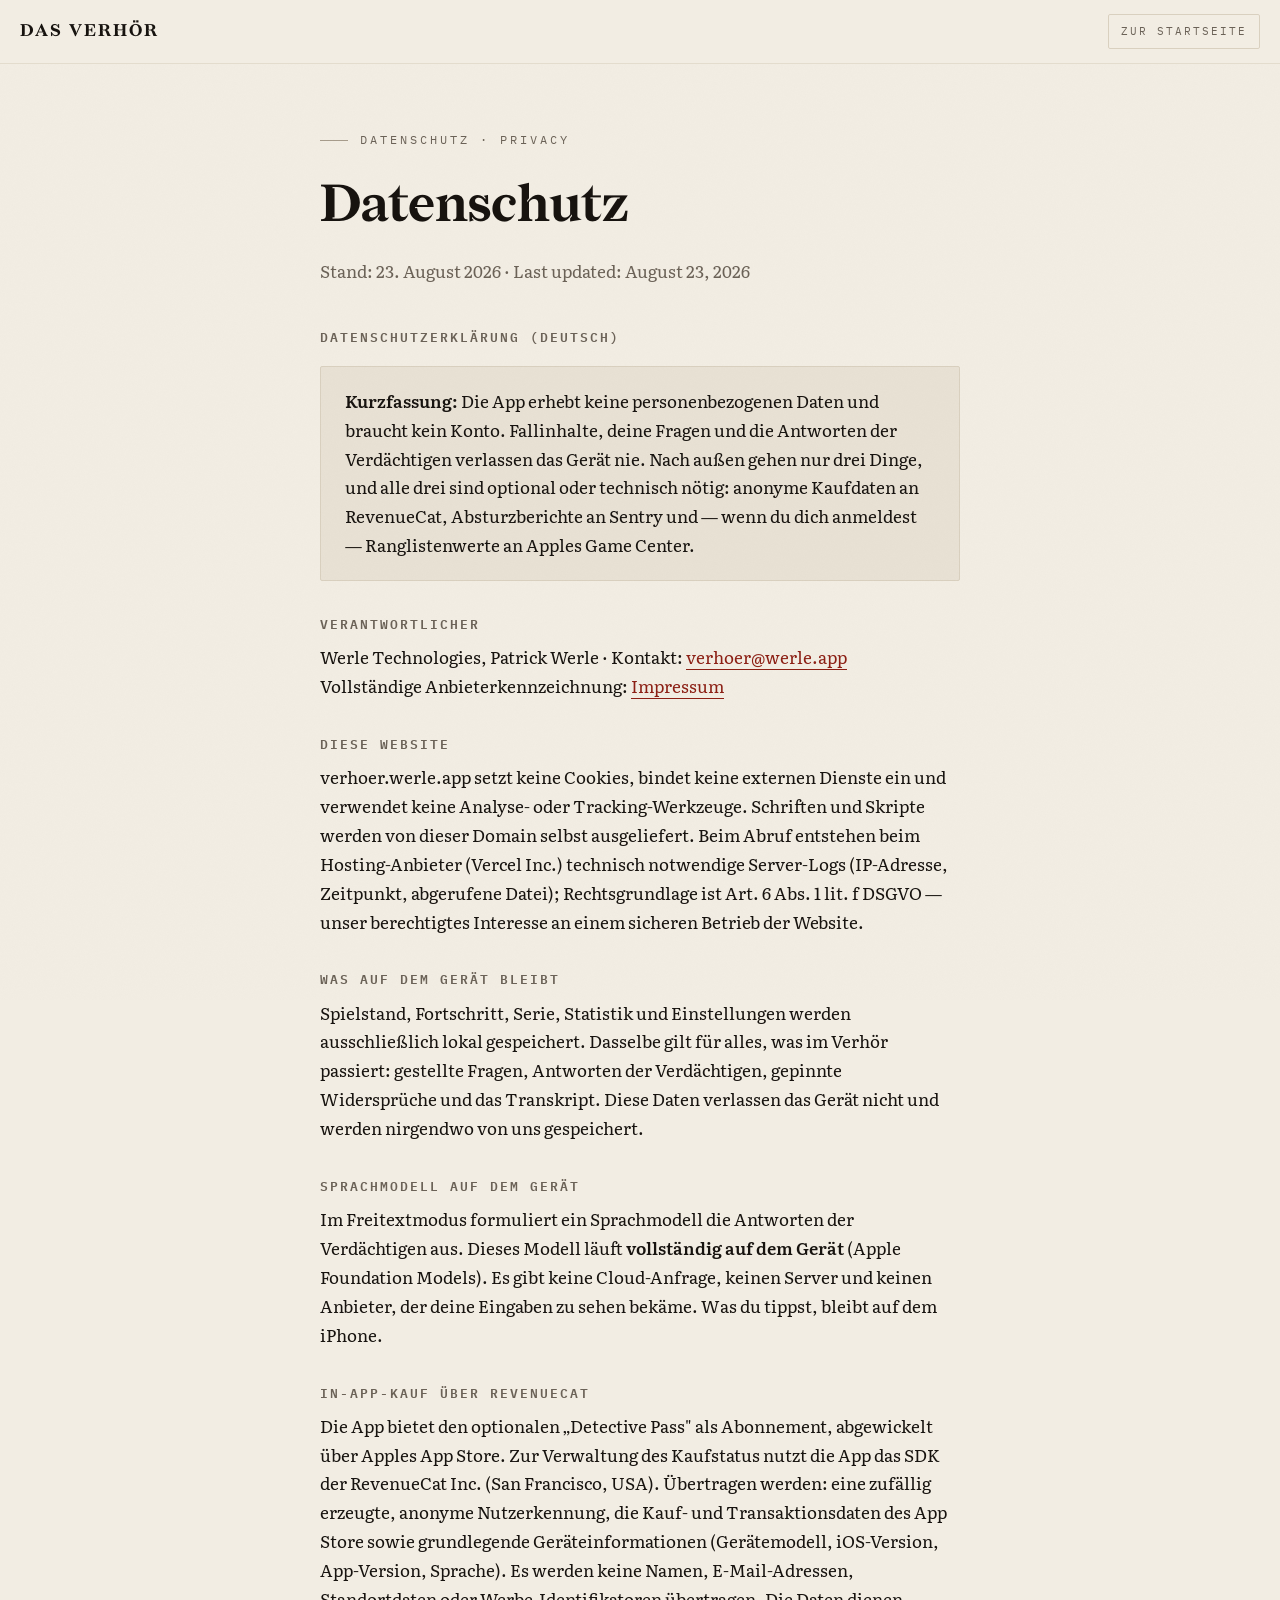
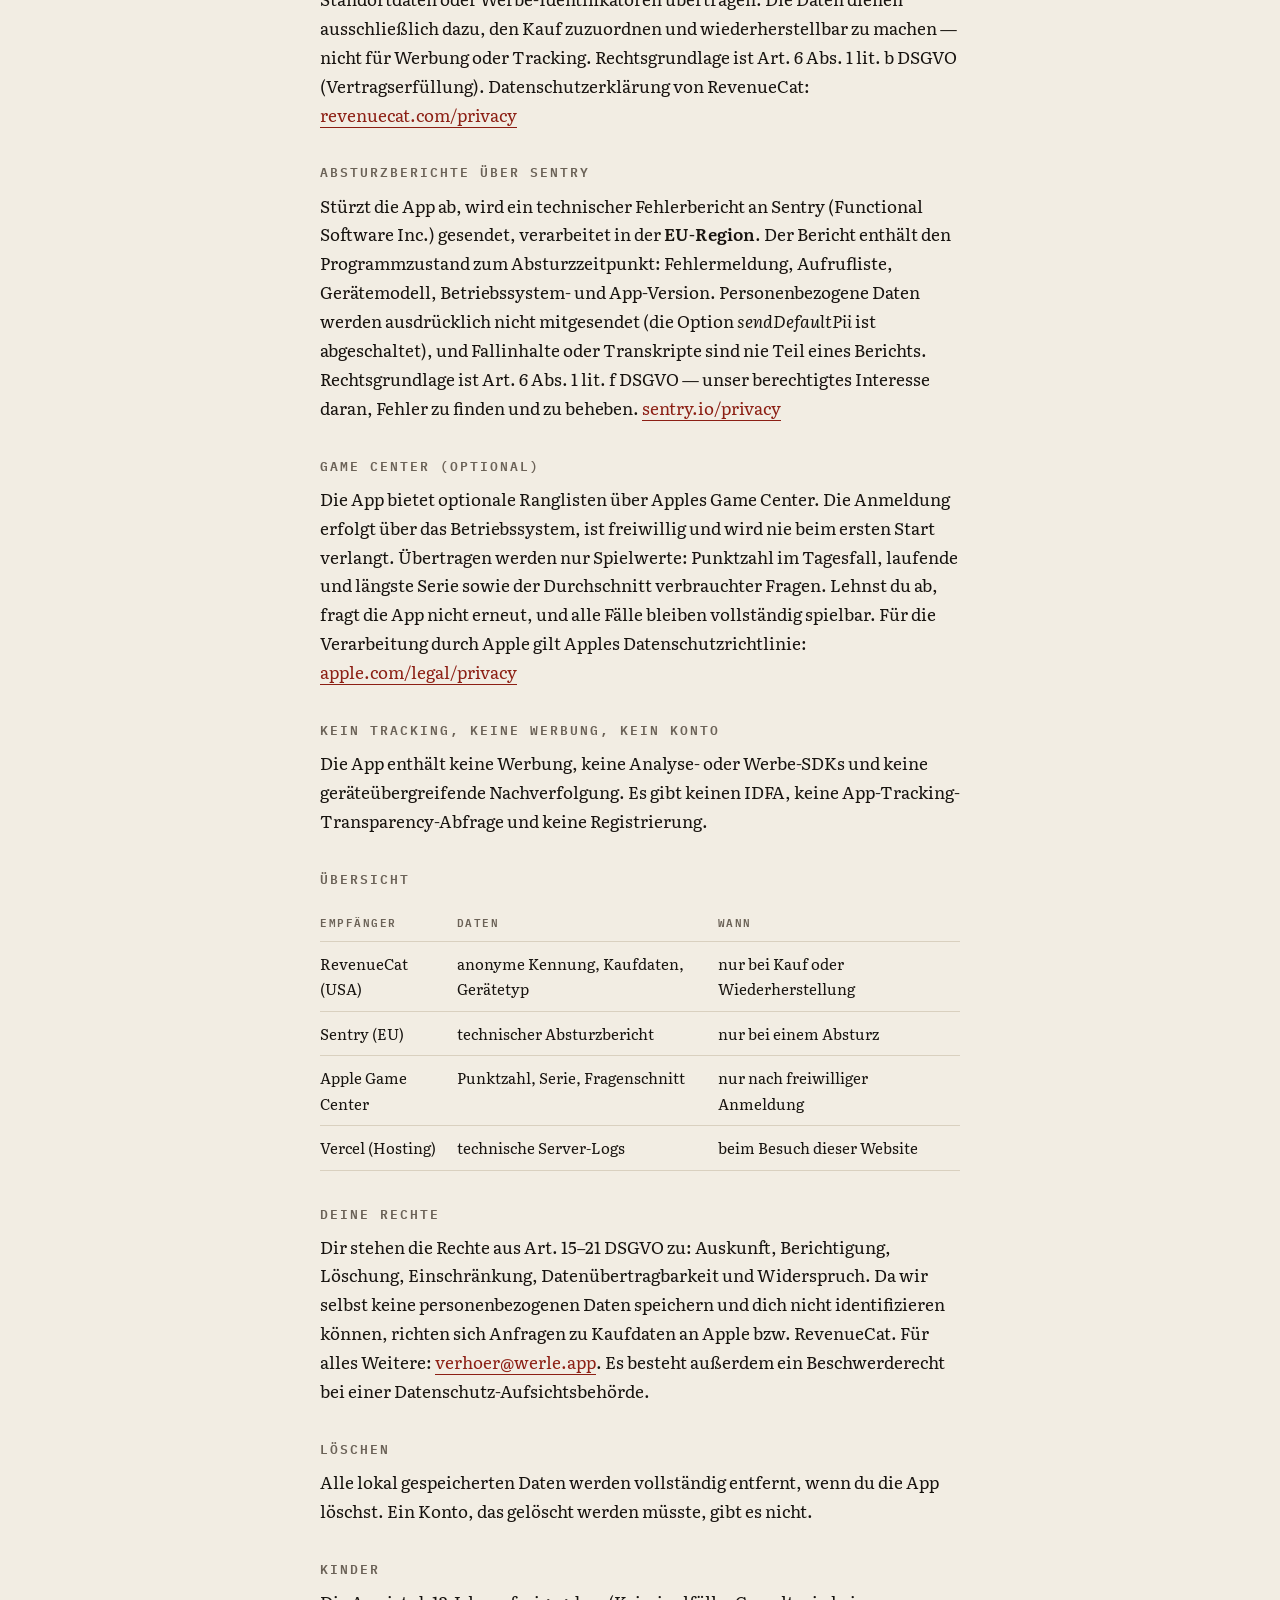
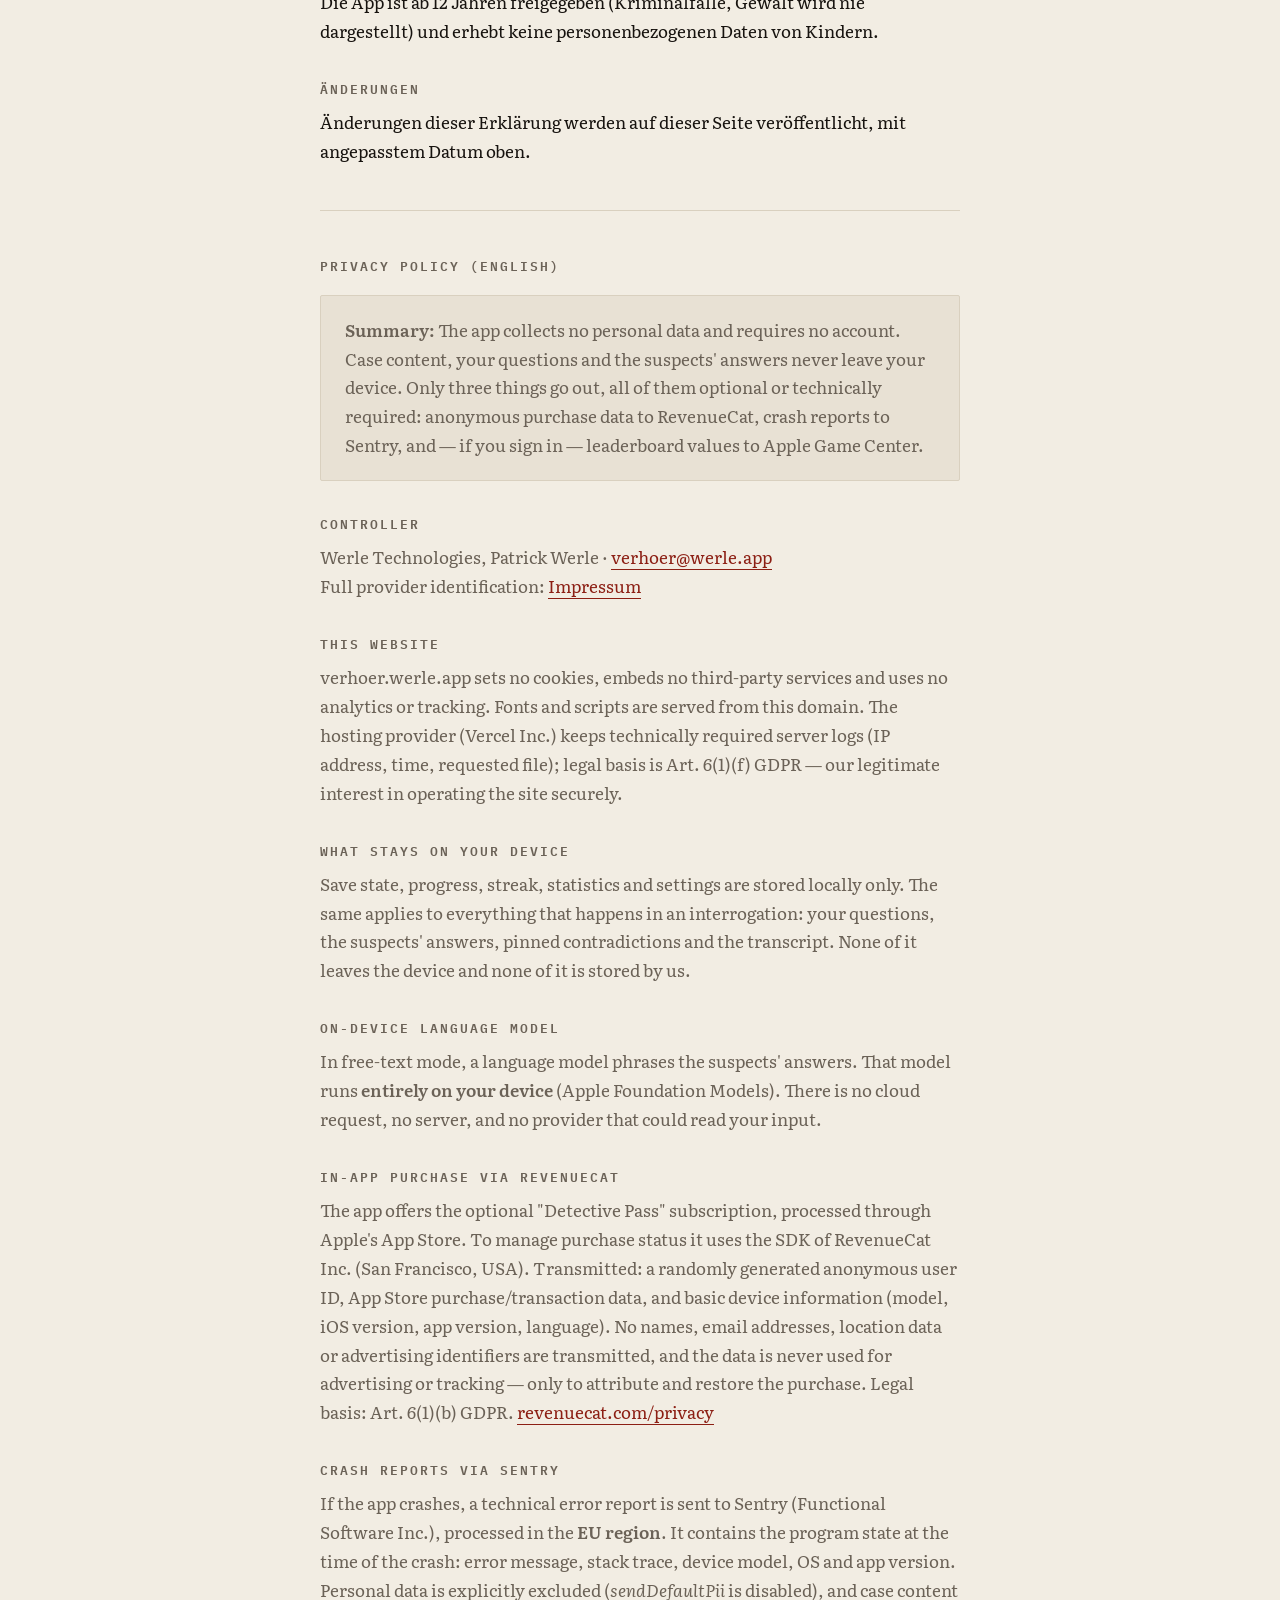
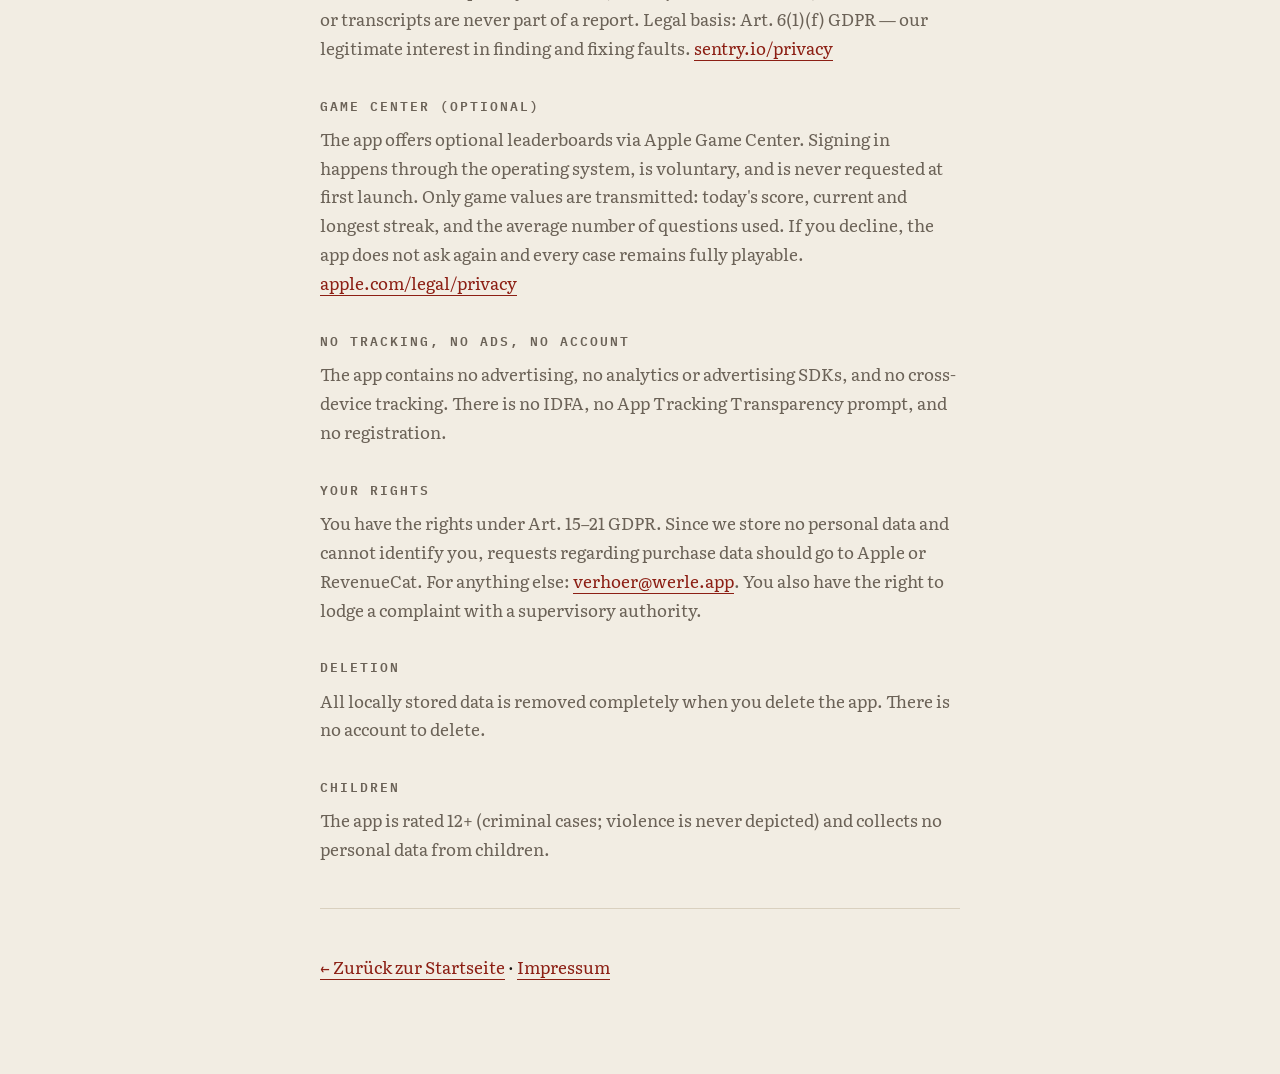
<file: privacy.html>
<!DOCTYPE html>
<html lang="de">
<head>
<meta charset="utf-8">
<meta name="viewport" content="width=device-width, initial-scale=1">
<title>Datenschutz — Das Verhör</title>
<meta name="description" content="Datenschutzerklärung der iOS-App „Das Verhör": keine personenbezogenen Daten, kein Konto, alles bleibt auf dem Gerät.">
<link rel="icon" type="image/png" sizes="64x64" href="/assets/art/favicon-64.png">
<link rel="apple-touch-icon" href="/assets/art/apple-touch-icon.png">
<link rel="stylesheet" href="/css/site.css">
<meta name="theme-color" content="#F2EDE3" media="(prefers-color-scheme: light)">
<meta name="theme-color" content="#14110D" media="(prefers-color-scheme: dark)">
</head>
<body>
<div class="grain" aria-hidden="true"></div>
<header class="top">
  <a class="mark" href="/">DAS VERHÖR</a>
  <a class="chip" href="/">Zur Startseite</a>
</header>

<main class="legal-main">
  <p class="eyebrow">Datenschutz · Privacy</p>
  <h1>Datenschutz</h1>
  <p class="sub">Stand: 23. August 2026 · Last updated: August 23, 2026</p>

  <h2 id="de">Datenschutzerklärung (Deutsch)</h2>

  <div class="card">
    <p style="margin:0"><strong>Kurzfassung:</strong> Die App erhebt keine
    personenbezogenen Daten und braucht kein Konto. Fallinhalte, deine Fragen und
    die Antworten der Verdächtigen verlassen das Gerät nie. Nach außen gehen nur
    drei Dinge, und alle drei sind optional oder technisch nötig: anonyme Kaufdaten
    an RevenueCat, Absturzberichte an Sentry und — wenn du dich anmeldest —
    Ranglistenwerte an Apples Game Center.</p>
  </div>

  <h3>Verantwortlicher</h3>
  <p>Werle Technologies, Patrick Werle · Kontakt: <a href="mailto:verhoer@werle.app">verhoer@werle.app</a><br>
  Vollständige Anbieterkennzeichnung: <a href="/impressum">Impressum</a></p>

  <h3>Diese Website</h3>
  <p>verhoer.werle.app setzt keine Cookies, bindet keine externen Dienste ein
  und verwendet keine Analyse- oder Tracking-Werkzeuge. Schriften und Skripte
  werden von dieser Domain selbst ausgeliefert. Beim Abruf entstehen beim
  Hosting-Anbieter (Vercel Inc.) technisch notwendige Server-Logs
  (IP-Adresse, Zeitpunkt, abgerufene Datei); Rechtsgrundlage ist
  Art. 6 Abs. 1 lit. f DSGVO — unser berechtigtes Interesse an einem sicheren
  Betrieb der Website.</p>

  <h3>Was auf dem Gerät bleibt</h3>
  <p>Spielstand, Fortschritt, Serie, Statistik und Einstellungen werden
  ausschließlich lokal gespeichert. Dasselbe gilt für alles, was im Verhör
  passiert: gestellte Fragen, Antworten der Verdächtigen, gepinnte Widersprüche
  und das Transkript. Diese Daten verlassen das Gerät nicht und werden nirgendwo
  von uns gespeichert.</p>

  <h3>Sprachmodell auf dem Gerät</h3>
  <p>Im Freitextmodus formuliert ein Sprachmodell die Antworten der Verdächtigen
  aus. Dieses Modell läuft <strong>vollständig auf dem Gerät</strong> (Apple
  Foundation Models). Es gibt keine Cloud-Anfrage, keinen Server und keinen
  Anbieter, der deine Eingaben zu sehen bekäme. Was du tippst, bleibt auf dem
  iPhone.</p>

  <h3>In-App-Kauf über RevenueCat</h3>
  <p>Die App bietet den optionalen „Detective Pass" als Abonnement, abgewickelt über
  Apples App Store. Zur Verwaltung des Kaufstatus nutzt die App das SDK der
  RevenueCat Inc. (San Francisco, USA). Übertragen werden: eine zufällig erzeugte,
  anonyme Nutzerkennung, die Kauf- und Transaktionsdaten des App Store sowie
  grundlegende Geräteinformationen (Gerätemodell, iOS-Version, App-Version,
  Sprache). Es werden keine Namen, E-Mail-Adressen, Standortdaten oder
  Werbe-Identifikatoren übertragen. Die Daten dienen ausschließlich dazu, den Kauf
  zuzuordnen und wiederherstellbar zu machen — nicht für Werbung oder Tracking.
  Rechtsgrundlage ist Art. 6 Abs. 1 lit. b DSGVO (Vertragserfüllung).
  Datenschutzerklärung von RevenueCat:
  <a href="https://www.revenuecat.com/privacy" rel="noopener">revenuecat.com/privacy</a></p>

  <h3>Absturzberichte über Sentry</h3>
  <p>Stürzt die App ab, wird ein technischer Fehlerbericht an Sentry
  (Functional Software Inc.) gesendet, verarbeitet in der <strong>EU-Region</strong>.
  Der Bericht enthält den Programmzustand zum Absturzzeitpunkt: Fehlermeldung,
  Aufrufliste, Gerätemodell, Betriebssystem- und App-Version. Personenbezogene
  Daten werden ausdrücklich nicht mitgesendet (die Option <em>sendDefaultPii</em>
  ist abgeschaltet), und Fallinhalte oder Transkripte sind nie Teil eines Berichts.
  Rechtsgrundlage ist Art. 6 Abs. 1 lit. f DSGVO — unser berechtigtes Interesse
  daran, Fehler zu finden und zu beheben.
  <a href="https://sentry.io/privacy/" rel="noopener">sentry.io/privacy</a></p>

  <h3>Game Center (optional)</h3>
  <p>Die App bietet optionale Ranglisten über Apples Game Center. Die Anmeldung
  erfolgt über das Betriebssystem, ist freiwillig und wird nie beim ersten Start
  verlangt. Übertragen werden nur Spielwerte: Punktzahl im Tagesfall, laufende und
  längste Serie sowie der Durchschnitt verbrauchter Fragen. Lehnst du ab, fragt die
  App nicht erneut, und alle Fälle bleiben vollständig spielbar. Für die
  Verarbeitung durch Apple gilt Apples Datenschutzrichtlinie:
  <a href="https://www.apple.com/legal/privacy/" rel="noopener">apple.com/legal/privacy</a></p>

  <h3>Kein Tracking, keine Werbung, kein Konto</h3>
  <p>Die App enthält keine Werbung, keine Analyse- oder Werbe-SDKs und keine
  geräteübergreifende Nachverfolgung. Es gibt keinen IDFA, keine
  App-Tracking-Transparency-Abfrage und keine Registrierung.</p>

  <h3>Übersicht</h3>
  <table>
    <tr><th>Empfänger</th><th>Daten</th><th>Wann</th></tr>
    <tr><td>RevenueCat (USA)</td><td>anonyme Kennung, Kaufdaten, Gerätetyp</td><td>nur bei Kauf oder Wiederherstellung</td></tr>
    <tr><td>Sentry (EU)</td><td>technischer Absturzbericht</td><td>nur bei einem Absturz</td></tr>
    <tr><td>Apple Game Center</td><td>Punktzahl, Serie, Fragenschnitt</td><td>nur nach freiwilliger Anmeldung</td></tr>
    <tr><td>Vercel (Hosting)</td><td>technische Server-Logs</td><td>beim Besuch dieser Website</td></tr>
  </table>

  <h3>Deine Rechte</h3>
  <p>Dir stehen die Rechte aus Art. 15–21 DSGVO zu: Auskunft, Berichtigung,
  Löschung, Einschränkung, Datenübertragbarkeit und Widerspruch. Da wir selbst
  keine personenbezogenen Daten speichern und dich nicht identifizieren können,
  richten sich Anfragen zu Kaufdaten an Apple bzw. RevenueCat. Für alles Weitere:
  <a href="mailto:verhoer@werle.app">verhoer@werle.app</a>. Es besteht
  außerdem ein Beschwerderecht bei einer Datenschutz-Aufsichtsbehörde.</p>

  <h3>Löschen</h3>
  <p>Alle lokal gespeicherten Daten werden vollständig entfernt, wenn du die App
  löschst. Ein Konto, das gelöscht werden müsste, gibt es nicht.</p>

  <h3>Kinder</h3>
  <p>Die App ist ab 12 Jahren freigegeben (Kriminalfälle, Gewalt wird nie
  dargestellt) und erhebt keine personenbezogenen Daten von Kindern.</p>

  <h3>Änderungen</h3>
  <p>Änderungen dieser Erklärung werden auf dieser Seite veröffentlicht, mit
  angepasstem Datum oben.</p>

  <hr>

  <h2 id="en">Privacy Policy (English)</h2>

  <div class="card" lang="en">
    <p style="margin:0"><strong>Summary:</strong> The app collects no personal data
    and requires no account. Case content, your questions and the suspects' answers
    never leave your device. Only three things go out, all of them optional or
    technically required: anonymous purchase data to RevenueCat, crash reports to
    Sentry, and — if you sign in — leaderboard values to Apple Game Center.</p>
  </div>

  <div lang="en">
  <h3>Controller</h3>
  <p>Werle Technologies, Patrick Werle · <a href="mailto:verhoer@werle.app">verhoer@werle.app</a><br>
  Full provider identification: <a href="/impressum">Impressum</a></p>

  <h3>This website</h3>
  <p>verhoer.werle.app sets no cookies, embeds no third-party services and uses
  no analytics or tracking. Fonts and scripts are served from this domain. The
  hosting provider (Vercel Inc.) keeps technically required server logs
  (IP address, time, requested file); legal basis is Art. 6(1)(f) GDPR — our
  legitimate interest in operating the site securely.</p>

  <h3>What stays on your device</h3>
  <p>Save state, progress, streak, statistics and settings are stored locally only.
  The same applies to everything that happens in an interrogation: your questions,
  the suspects' answers, pinned contradictions and the transcript. None of it leaves
  the device and none of it is stored by us.</p>

  <h3>On-device language model</h3>
  <p>In free-text mode, a language model phrases the suspects' answers. That model
  runs <strong>entirely on your device</strong> (Apple Foundation Models). There is
  no cloud request, no server, and no provider that could read your input.</p>

  <h3>In-app purchase via RevenueCat</h3>
  <p>The app offers the optional "Detective Pass" subscription, processed through
  Apple's App Store. To manage purchase status it uses the SDK of RevenueCat Inc.
  (San Francisco, USA). Transmitted: a randomly generated anonymous user ID, App
  Store purchase/transaction data, and basic device information (model, iOS version,
  app version, language). No names, email addresses, location data or advertising
  identifiers are transmitted, and the data is never used for advertising or
  tracking — only to attribute and restore the purchase. Legal basis: Art. 6(1)(b)
  GDPR. <a href="https://www.revenuecat.com/privacy" rel="noopener">revenuecat.com/privacy</a></p>

  <h3>Crash reports via Sentry</h3>
  <p>If the app crashes, a technical error report is sent to Sentry (Functional
  Software Inc.), processed in the <strong>EU region</strong>. It contains the
  program state at the time of the crash: error message, stack trace, device model,
  OS and app version. Personal data is explicitly excluded (<em>sendDefaultPii</em>
  is disabled), and case content or transcripts are never part of a report. Legal
  basis: Art. 6(1)(f) GDPR — our legitimate interest in finding and fixing faults.
  <a href="https://sentry.io/privacy/" rel="noopener">sentry.io/privacy</a></p>

  <h3>Game Center (optional)</h3>
  <p>The app offers optional leaderboards via Apple Game Center. Signing in happens
  through the operating system, is voluntary, and is never requested at first
  launch. Only game values are transmitted: today's score, current and longest
  streak, and the average number of questions used. If you decline, the app does not
  ask again and every case remains fully playable.
  <a href="https://www.apple.com/legal/privacy/" rel="noopener">apple.com/legal/privacy</a></p>

  <h3>No tracking, no ads, no account</h3>
  <p>The app contains no advertising, no analytics or advertising SDKs, and no
  cross-device tracking. There is no IDFA, no App Tracking Transparency prompt, and
  no registration.</p>

  <h3>Your rights</h3>
  <p>You have the rights under Art. 15–21 GDPR. Since we store no personal data and
  cannot identify you, requests regarding purchase data should go to Apple or
  RevenueCat. For anything else:
  <a href="mailto:verhoer@werle.app">verhoer@werle.app</a>. You also
  have the right to lodge a complaint with a supervisory authority.</p>

  <h3>Deletion</h3>
  <p>All locally stored data is removed completely when you delete the app. There is
  no account to delete.</p>

  <h3>Children</h3>
  <p>The app is rated 12+ (criminal cases; violence is never depicted) and collects
  no personal data from children.</p>
  </div>

  <hr>
  <p><a href="/">← Zurück zur Startseite</a> ·
  <a href="/impressum">Impressum</a></p>
</main>
</body>
</html>
</file>
<file: css/home.css>
/* ============================================================
   Das Verhör — Startseite (verhoer.werle.app)
   Eine Nachtakte: Die Tuschezeichnung ist der Raum, Papierkarten
   liegen darin, Rot trägt nur der Faden. Die Rechtsseiten nutzen
   weiter css/site.css.
   ============================================================ */

@font-face { font-family: "Redaction"; src: url("../assets/fonts/Redaction-Bold.otf") format("opentype"); font-weight: 700; font-style: normal; font-display: swap; }
@font-face { font-family: "Redaction35"; src: url("../assets/fonts/Redaction35-Bold.otf") format("opentype"); font-weight: 700; font-style: normal; font-display: swap; }
@font-face { font-family: "Redaction70"; src: url("../assets/fonts/Redaction70-Bold.otf") format("opentype"); font-weight: 700; font-style: normal; font-display: swap; }
@font-face { font-family: "Literata"; src: url("../assets/fonts/Literata-Regular.ttf") format("truetype"); font-weight: 400; font-style: normal; font-display: swap; }
@font-face { font-family: "Literata"; src: url("../assets/fonts/Literata-Italic.ttf") format("truetype"); font-weight: 400; font-style: italic; font-display: swap; }
@font-face { font-family: "Literata"; src: url("../assets/fonts/Literata-SemiBold.ttf") format("truetype"); font-weight: 600; font-style: normal; font-display: swap; }
@font-face { font-family: "Plex Mono"; src: url("../assets/fonts/IBMPlexMono-Regular.ttf") format("truetype"); font-weight: 400; font-style: normal; font-display: swap; }
@font-face { font-family: "Plex Mono"; src: url("../assets/fonts/IBMPlexMono-SemiBold.ttf") format("truetype"); font-weight: 600; font-style: normal; font-display: swap; }

/* Layout: eine Nachtakte. Die Tuschezeichnung ist der Raum, Papierkarten liegen darin, Rot trägt nur der Faden. */
:root {
  color-scheme: dark;
  --paper: #14110D; --sunk: #1D1913; --edge: #2E271E;
  --ink: #EDE6D9; --muted: #A2988A; --faint: #6A6154;
  --thread: #C8493A; --lamp: #E2B25C; --board: #221C15;
  --card: #F2EDE3; --card-ink: #17130F; --card-muted: #6B6257; --card-edge: #D9D0BF; --card-thread: #8C1F14;
  --art-ink: #EDE6D9; --art-muted: #B9AE9D; --art-ground: #0C0A08;
  --shadow: 0 2px 4px rgba(0,0,0,.5), 0 14px 36px rgba(0,0,0,.5);
  --display: "Redaction", "Iowan Old Style", Georgia, serif;
  --prose: "Literata", Georgia, "Times New Roman", serif;
  --mono: "Plex Mono", ui-monospace, "SF Mono", Menlo, monospace;
  --gl: max(20px, env(safe-area-inset-left, 0px));
  --gr: max(20px, env(safe-area-inset-right, 0px));
}
@media (prefers-color-scheme: light) {
  :root {
    color-scheme: light;
    --paper: #F2EDE3; --sunk: #E8E1D4; --edge: #D9D0BF;
    --ink: #17130F; --muted: #6B6257; --faint: #A79C8C;
    --thread: #8C1F14; --lamp: #8A5E12; --board: #D8CEBB;
    --card: #FBF8F1;
    --shadow: 0 1px 2px rgba(23,19,15,.14), 0 12px 30px rgba(23,19,15,.16);
  }
}

*, *::before, *::after { box-sizing: border-box; }
body { background: var(--paper); color: var(--ink); font-family: var(--prose); font-size: 1.0625rem; line-height: 1.6; -webkit-font-smoothing: antialiased; }
main { overflow-x: clip; }
h1, h2, h3, p, ul, ol, figure { margin: 0; padding: 0; }
ul, ol { list-style: none; }
img { display: block; max-width: 100%; height: auto; }
a { color: inherit; }
button { font: inherit; color: inherit; }
:focus-visible { outline: 2px solid var(--lamp); outline-offset: 3px; }

.wrap { max-width: 1180px; margin-inline: auto; padding-left: var(--gl); padding-right: var(--gr); }
.label { font-family: var(--mono); font-size: .75rem; letter-spacing: .14em; text-transform: uppercase; color: var(--muted); }
h2 { font-family: var(--display); font-weight: 700; font-size: clamp(2rem, 5.2vw, 3.6rem); line-height: 1.04; letter-spacing: -.01em; text-wrap: balance; }
.lede { color: var(--muted); max-width: 34rem; }
.head { display: grid; gap: .8rem; }

/* ---------- Faden am Rand ---------- */
.faden { position: fixed; left: 0; top: 0; bottom: 0; width: 3px; background: var(--thread); transform-origin: 50% 0; transform: scaleY(0); z-index: 20; pointer-events: none; }

/* ---------- Hero ---------- */
.hero { position: relative; isolation: isolate; overflow: hidden; background: var(--art-ground); color: var(--art-ink); min-height: min(94svh, 940px); display: flex; flex-direction: column; }
.hero-art { position: absolute; inset: 0; width: 100%; height: 100%; object-fit: cover; object-position: 74% 26%; z-index: -3; }
.hero-veil { position: absolute; left: -100%; top: -100%; width: 300%; height: 300%; z-index: -2; pointer-events: none; transform: translate(7%, -6%);
  background: radial-gradient(circle closest-side at 50% 50%, rgba(10,8,6,0) 0, rgba(10,8,6,.18) 8%, rgba(10,8,6,.80) 21%, rgba(10,8,6,.92) 100%); }
.hero-scrim { position: absolute; inset: 0; z-index: -1; pointer-events: none;
  background: linear-gradient(to top, rgba(12,10,8,.96) 0, rgba(12,10,8,.55) 34%, rgba(12,10,8,0) 62%), linear-gradient(to right, rgba(12,10,8,.7) 0, rgba(12,10,8,0) 55%); }
.hero > .wrap { width: 100%; }
.top { display: flex; align-items: center; justify-content: space-between; gap: 1rem; padding-block: 1.1rem; }
.top .mark { font-family: var(--display); font-weight: 700; letter-spacing: .04em; font-size: 1.05rem; text-decoration: none; }
.chip { font-family: var(--mono); font-size: .75rem; letter-spacing: .1em; text-transform: uppercase; text-decoration: none; border: 1px solid rgba(237,230,217,.45); padding: .5rem .85rem; color: var(--art-ink); }
.chip:hover { background: var(--art-ink); color: var(--art-ground); }
.hero-body { margin-top: auto; padding-block: 3rem 3.2rem; display: grid; gap: 1.3rem; }
:root { --hero-lamp: #E2B25C; }
.hero .label { color: var(--hero-lamp); }
h1 { font-family: var(--display); font-weight: 700; font-size: clamp(2.9rem, 12.3vw, 10rem); line-height: .9; letter-spacing: -.015em; white-space: nowrap; }
h1 .ch { display: inline-block; }
h1 .ch[data-g="70"] { font-family: "Redaction70", var(--display); }
h1 .ch[data-g="35"] { font-family: "Redaction35", var(--display); }
.tag { display: flex; flex-wrap: wrap; gap: .35rem .9rem; font-size: clamp(1.05rem, 2.1vw, 1.5rem); line-height: 1.3; max-width: 54rem; }
.tag span { position: relative; display: inline-block; }
.tag span i { position: absolute; inset: -.05em -.2em; background: var(--art-ink); transform-origin: 100% 50%; transform: scaleX(0); }
.hero-cta { display: flex; flex-wrap: wrap; align-items: center; gap: 1rem 1.4rem; margin-top: .4rem; }
.btn { display: inline-block; font-family: var(--mono); font-weight: 600; font-size: .85rem; letter-spacing: .12em; text-transform: uppercase; text-decoration: none; padding: 1rem 1.4rem; border: 1px solid transparent; cursor: pointer; }
.btn-light { background: var(--art-ink); color: var(--art-ground); }
.btn-light:hover { background: var(--hero-lamp); }
.btn-ink { background: var(--ink); color: var(--paper); }
.btn-ink:hover { background: var(--thread); color: #F6EFE2; }
.hero-cta .meta { font-family: var(--mono); font-size: .75rem; letter-spacing: .1em; text-transform: uppercase; color: var(--art-muted); }

/* ---------- Verhör (scrollgesteuert) ---------- */
.verhoer { border-top: 1px solid var(--edge); }
.verhoer .stick { padding-block: clamp(3.5rem, 8vw, 6rem); }
html.motion .verhoer { height: 380vh; }
html.motion .verhoer .stick { position: sticky; top: 0; height: 100svh; display: flex; align-items: center; padding-block: 0; }
.v-grid { width: 100%; display: grid; grid-template-columns: minmax(0, 280px) minmax(0, 1fr); gap: clamp(1.5rem, 5vw, 4.5rem); align-items: center; }
.suspect { display: grid; gap: .8rem; }
.suspect img { width: 100%; aspect-ratio: 600 / 754; object-fit: cover; box-shadow: var(--shadow); }
.suspect .name { font-family: var(--prose); font-weight: 600; font-size: 1.25rem; line-height: 1.2; }
.suspect .role { color: var(--muted); font-style: italic; font-size: .95rem; }
.mood { display: inline-flex; align-items: center; gap: .5rem; font-family: var(--mono); font-size: .75rem; letter-spacing: .12em; text-transform: uppercase; color: var(--muted); }
.mood b { font-weight: 600; color: var(--ink); }
.mood .dot { width: .55rem; height: .55rem; border-radius: 50%; background: var(--lamp); }
.mood.hot .dot { background: var(--thread); }
.v-main { display: grid; gap: 1.4rem; min-width: 0; }
.v-main h2 { font-size: clamp(1.8rem, 4.4vw, 3.1rem); }
.budget { display: flex; align-items: center; gap: .9rem; flex-wrap: wrap; }
.segs { display: flex; gap: 3px; }
.segs i { width: clamp(9px, 1.5vw, 14px); height: 22px; background: var(--ink); transform-origin: 50% 100%; }
.budget .count { font-family: var(--mono); font-size: .8rem; letter-spacing: .1em; text-transform: uppercase; color: var(--muted); font-variant-numeric: tabular-nums; }
.proto { position: relative; display: grid; gap: 1.1rem; }
.proto .q { font-family: var(--mono); font-size: .74rem; letter-spacing: .08em; text-transform: uppercase; color: var(--muted); }
.proto .a { font-size: clamp(1.05rem, 2vw, 1.4rem); line-height: 1.4; max-width: 38rem; }
.proto mark { color: inherit; background: linear-gradient(var(--thread), var(--thread)) no-repeat 0 100% / 100% 2px; padding-bottom: .1em; }
.fact { display: inline-grid; gap: .15rem; justify-self: start; background: var(--card); color: var(--card-ink); padding: .7rem .9rem; box-shadow: var(--shadow); max-width: 100%; }
.fact .label { color: var(--card-muted); }
.fact strong { font-weight: 600; }
.verdict { justify-self: start; font-family: var(--mono); font-weight: 600; font-size: .78rem; letter-spacing: .16em; text-transform: uppercase; color: var(--thread); border: 1.5px solid var(--thread); padding: .35rem .6rem; }
.proto svg { position: absolute; inset: 0; width: 100%; height: 100%; overflow: visible; pointer-events: none; }
.proto svg path { fill: none; stroke: var(--thread); stroke-width: 2; stroke-linecap: round; stroke-dasharray: 1; }
.proto svg circle { fill: var(--thread); }
@media (max-width: 720px) {
  .v-grid { grid-template-columns: minmax(0, 1fr); gap: 1.1rem; }
  .suspect { grid-template-columns: 64px minmax(0, 1fr); align-items: center; column-gap: .9rem; row-gap: .1rem; }
  .suspect img { grid-row: 1 / span 3; }
  .suspect .name { font-size: 1.05rem; }
  .v-main { gap: .9rem; }
  .proto { gap: .75rem; }
  .v-main .lede { display: none; }
}

/* ---------- Tafel ---------- */
.tafel { padding-block: clamp(4rem, 9vw, 7rem); background: var(--sunk); border-block: 1px solid var(--edge); }
.tafel .head { margin-bottom: 2rem; }
.board { position: relative; height: clamp(560px, 62vw, 700px); background: var(--board); border: 1px solid var(--edge); overflow: hidden;
  background-image: radial-gradient(rgba(128,128,128,.16) 1px, transparent 1.4px); background-size: 14px 14px; }
.board svg { position: absolute; inset: 0; width: 100%; height: 100%; pointer-events: none; z-index: 30; }
.board svg path { fill: none; stroke: var(--thread); stroke-width: 2.2; stroke-linecap: round; stroke-dasharray: 1; filter: drop-shadow(0 2px 1px rgba(0,0,0,.35)); }
.pc { position: absolute; left: var(--x); top: var(--y); width: var(--w); z-index: 2; cursor: grab; touch-action: none; user-select: none; -webkit-user-select: none; }
.pc:active { cursor: grabbing; }
.pc .in { position: relative; background: var(--card); color: var(--card-ink); padding: 7px 7px 9px; box-shadow: var(--shadow); transform: rotate(var(--r, 0deg)); }
.pc .in::before { content: ""; position: absolute; left: 50%; top: 5px; width: 11px; height: 11px; margin-left: -5.5px; border-radius: 50%; background: var(--card-ink); box-shadow: 0 1px 2px rgba(0,0,0,.5), inset 0 -2px 0 rgba(255,255,255,.18); z-index: 2; }
.pc img { width: 100%; pointer-events: none; -webkit-user-drag: none; }
.pc .cap { font-family: var(--mono); font-size: .62rem; letter-spacing: .08em; text-transform: uppercase; color: var(--card-muted); margin-top: 6px; line-height: 1.3; }
.pc.note .in { padding: 22px 12px 12px; }
.pc.note p:not(.cap) { font-size: clamp(.82rem, 1.25vw, 1rem); line-height: 1.35; }
.pc.note .cap { margin: 0 0 4px; }
.pc.note em { font-style: normal; background: linear-gradient(var(--card-thread), var(--card-thread)) no-repeat 0 100% / 100% 2px; }
.pc.factc .in { background: var(--card-ink); color: var(--card); }
.pc.factc .in::before { background: var(--card-thread); }
.pc.factc .cap { color: #B9AE9D; }
.pc.factc p:not(.cap) { font-family: var(--mono); font-size: clamp(.78rem, 1.15vw, .92rem); }
.board-hint { margin-top: .9rem; }
#c-scene  { --x: 3%;  --y: 9%;  --w: clamp(120px, 19%, 220px); --r: -3deg; }
#c-reiter { --x: 27%; --y: 6%;  --w: clamp(84px, 11%, 130px);  --r: 2deg; }
#c-a1     { --x: 43%; --y: 12%; --w: clamp(150px, 21%, 250px); --r: -1.5deg; }
#c-fact   { --x: 72%; --y: 7%;  --w: clamp(140px, 20%, 230px); --r: 2.5deg; }
#c-lind   { --x: 30%; --y: 56%; --w: clamp(84px, 11%, 130px);  --r: -2.5deg; }
#c-osei   { --x: 8%;  --y: 62%; --w: clamp(84px, 11%, 130px);  --r: 3deg; }
#c-a3     { --x: 54%; --y: 55%; --w: clamp(160px, 24%, 280px); --r: 1.5deg; }
@media (max-width: 720px) {
  .board { height: 640px; }
  #c-scene  { --x: 4%;  --y: 3%;  --w: 38%; }
  #c-reiter { --x: 62%; --y: 4%;  --w: 26%; }
  #c-a1     { --x: 44%; --y: 30%; --w: 50%; }
  #c-fact   { --x: 5%;  --y: 43%; --w: 44%; }
  #c-lind   { --x: 68%; --y: 49%; --w: 25%; }
  #c-osei   { --x: 6%;  --y: 76%; --w: 25%; }
  #c-a3     { --x: 36%; --y: 77%; --w: 58%; }
}

/* ---------- Anklage ---------- */
.anklage { padding-block: clamp(4rem, 9vw, 7rem); }
.anklage .head { margin-bottom: 2.2rem; }
.lineup { display: grid; grid-template-columns: repeat(3, minmax(0, 1fr)); gap: clamp(.6rem, 2.4vw, 1.6rem); max-width: 860px; }
.sus { position: relative; display: grid; gap: .55rem; text-align: left; background: none; border: 0; padding: 0; cursor: pointer; }
.sus .ph { position: relative; overflow: hidden; background: var(--sunk); }
.sus img { width: 100%; aspect-ratio: 600 / 754; object-fit: cover; transition: filter .3s, transform .5s; }
.sus:hover img { transform: scale(1.03); }
.sus .name { font-weight: 600; line-height: 1.2; font-size: clamp(.9rem, 1.8vw, 1.15rem); }
.sus .role { color: var(--muted); font-style: italic; font-size: clamp(.78rem, 1.4vw, .95rem); line-height: 1.25; }
.sus.out img { filter: grayscale(1) brightness(.55); }
.sus[disabled] { cursor: default; }
.stamp { position: absolute; left: 50%; top: 50%; translate: -50% -50%; rotate: -9deg; white-space: nowrap; font-family: var(--mono); font-weight: 600; letter-spacing: .14em; text-transform: uppercase; font-size: clamp(.62rem, 1.6vw, 1rem); padding: .35em .6em; border: 2px solid currentColor; opacity: 0; pointer-events: none; }
.stamp.no { color: #EDE6D9; background: rgba(12,10,8,.55); }
.stamp.yes { color: #F6EFE2; background: #8C1F14; border-color: #F6EFE2; font-size: clamp(.72rem, 2.2vw, 1.35rem); }
.result { margin-top: 1.6rem; max-width: 40rem; min-height: 4.8em; color: var(--muted); }
.result strong { color: var(--ink); font-weight: 600; }

/* ---------- Fälle ---------- */
.faelle { background: var(--sunk); border-block: 1px solid var(--edge); }
.faelle .stick { padding-block: clamp(3.5rem, 8vw, 6rem); display: grid; grid-template-columns: minmax(0, 1fr); gap: 2rem; }
html.motion .faelle { height: 320vh; }
html.motion .faelle .stick { position: sticky; top: 0; height: 100svh; padding-block: 0; align-content: center; overflow: hidden; }
.rail { overflow-x: auto; min-width: 0; }
html.motion .rail { overflow: visible; }
.track { display: flex; gap: clamp(.9rem, 2vw, 1.6rem); width: max-content; padding-left: var(--gl); padding-right: var(--gr); will-change: transform; }
.case { width: clamp(200px, 24vw, 300px); display: grid; gap: .6rem; align-content: start; }
.case img { width: 100%; aspect-ratio: 3 / 4; object-fit: cover; box-shadow: var(--shadow); }
.case h3 { font-family: var(--prose); font-weight: 600; font-size: 1.02rem; line-height: 1.25; }
@media (max-height: 640px) { html.motion .case { width: 180px; } }

/* ---------- Preis und Schluss ---------- */
.schluss { padding-block: clamp(4rem, 9vw, 7rem); }
.s-grid { display: grid; grid-template-columns: minmax(0, 1fr) minmax(0, 300px); gap: clamp(2rem, 6vw, 5rem); align-items: center; }
.s-main { display: grid; gap: 2.4rem; min-width: 0; }
.clock { font-family: var(--mono); font-weight: 600; font-size: clamp(2.6rem, 9vw, 6rem); line-height: 1; letter-spacing: -.02em; font-variant-numeric: tabular-nums; display: flex; }
.clock span { display: inline-block; min-width: .62em; text-align: center; }
.clock .sep { min-width: .34em; color: var(--thread); }
.prices { display: grid; grid-template-columns: repeat(2, minmax(0, 1fr)); gap: 0; border-top: 1px solid var(--edge); }
.price { padding: 1.3rem 1.3rem 1.3rem 0; display: grid; gap: .35rem; align-content: start; }
.price + .price { padding-left: 1.3rem; border-left: 1px solid var(--edge); }
.price .amt { font-family: var(--display); font-weight: 700; font-size: clamp(1.7rem, 4vw, 2.5rem); line-height: 1.05; }
.price p:not(.amt):not(.label) { color: var(--muted); font-size: .95rem; line-height: 1.45; }
.phone { justify-self: center; width: min(100%, 280px); background: #0A0806; padding: 9px; border-radius: 38px; box-shadow: var(--shadow); }
.phone img { border-radius: 30px; width: 100%; }
.cta-row { display: flex; flex-wrap: wrap; align-items: center; gap: 1rem 1.4rem; }
.cta-row p { color: var(--muted); font-size: .95rem; max-width: 24rem; }
@media (max-width: 760px) {
  .s-grid { grid-template-columns: minmax(0, 1fr); }
  .prices { grid-template-columns: minmax(0, 1fr); }
  .price + .price { padding-left: 0; border-left: 0; border-top: 1px solid var(--edge); }
  .phone { width: 220px; }
}
footer { border-top: 1px solid var(--edge); padding-block: 1.6rem 2.4rem; }
footer p { font-family: var(--mono); font-size: .72rem; letter-spacing: .06em; color: var(--muted); line-height: 1.7; }

/* ---------- Ergänzungen für die Live-Seite ---------- */
html { scroll-behavior: smooth; }
@media (prefers-reduced-motion: reduce) { html { scroll-behavior: auto; } }
body { margin: 0; }

/* Offizielles Apple-Badge: unverändert, ohne Hover-Effekt */
.store-badge { display: inline-flex; line-height: 0; }
.store-badge img { height: 52px; width: auto; }
.text-link { font-family: var(--mono); font-size: .75rem; letter-spacing: .1em; text-transform: uppercase; color: var(--art-ink); text-underline-offset: .3em; }
.text-link:hover { color: var(--hero-lamp); }

/* Protokoll: Fakt und Stempel in einer Zeile */
.proto .row { display: flex; flex-wrap: wrap; align-items: center; gap: .7rem 1rem; }
.proto .qa.hit .q { color: var(--thread); }

/* Was drin steckt */
.drin { padding-block: clamp(4rem, 9vw, 7rem); }
.drin .head { margin-bottom: 2.4rem; }
.drin-grid { display: grid; grid-template-columns: repeat(2, minmax(0, 1fr)); gap: 0 clamp(1.5rem, 5vw, 4rem); }
.drin-item { border-top: 1px solid var(--edge); padding-block: 1.3rem 1.8rem; display: grid; gap: .45rem; align-content: start; }
.drin-item h3 { font-family: var(--prose); font-weight: 600; font-size: 1.2rem; line-height: 1.25; }
.drin-item p { color: var(--muted); max-width: 30rem; }
@media (max-width: 720px) { .drin-grid { grid-template-columns: minmax(0, 1fr); } }

/* Preis-Zusatz */
.price .anchor { font-style: italic; }

/* Fragen zum Preis */
.faq { padding-block: clamp(3.5rem, 8vw, 6rem); background: var(--sunk); border-block: 1px solid var(--edge); }
.faq .head { margin-bottom: 1.6rem; }
.faq-list { max-width: 46rem; }
.faq details { border-top: 1px solid var(--edge); }
.faq details:last-child { border-bottom: 1px solid var(--edge); }
.faq summary { cursor: pointer; list-style: none; display: flex; justify-content: space-between; gap: 1rem; padding-block: 1.05rem; font-weight: 600; font-size: 1.1rem; line-height: 1.3; }
.faq summary::-webkit-details-marker { display: none; }
.faq summary::after { content: "+"; font-family: var(--mono); font-weight: 400; color: var(--thread); flex: none; }
.faq details[open] summary::after { content: "–"; }
.faq details p { color: var(--muted); padding-bottom: 1.2rem; max-width: 40rem; }

/* Privatsphäre */
.privat { padding-block: clamp(4.5rem, 10vw, 8rem); }
.privat .wrap { display: grid; gap: 1.2rem; }
.privat-line { font-family: var(--display); font-weight: 700; font-size: clamp(2rem, 6vw, 4.2rem); line-height: 1.04; letter-spacing: -.01em; max-width: 18ch; text-wrap: balance; }
.privat-line em { font-style: normal; background: linear-gradient(var(--thread), var(--thread)) no-repeat 0 92% / 100% .09em; }
.link-quiet { justify-self: start; font-family: var(--mono); font-size: .78rem; letter-spacing: .1em; text-transform: uppercase; text-underline-offset: .3em; }
.link-quiet:hover { color: var(--thread); }

/* Fußzeile */
footer { border-top: 1px solid var(--edge); padding-block: 2.6rem 2.8rem; }
.foot-grid { display: grid; grid-template-columns: 1.3fr 1fr 1fr; gap: 2rem; }
.foot-grid h2 { font-family: var(--mono); font-weight: 600; font-size: .72rem; letter-spacing: .14em; text-transform: uppercase; color: var(--muted); margin-bottom: .5rem; }
footer .foot-grid p.mark { font-family: var(--display); font-weight: 700; font-size: 1.3rem; letter-spacing: .04em; color: var(--ink); }
footer .foot-grid p:not(.mark) { font-family: var(--prose); font-size: .95rem; letter-spacing: 0; line-height: 1.55; color: var(--muted); }
footer .foot-grid a { color: var(--ink); text-underline-offset: .25em; }
.foot-legal { display: flex; flex-wrap: wrap; gap: .5rem 1.4rem; margin-top: 2.2rem; padding-top: 1.2rem; border-top: 1px solid var(--edge); }
.foot-legal span, .foot-legal a { font-family: var(--mono); font-size: .72rem; letter-spacing: .06em; color: var(--muted); }
.foot-legal a:hover, footer .foot-grid a:hover { color: var(--thread); }
.foot-credit { margin-top: 1.2rem; }
@media (max-width: 720px) { .foot-grid { grid-template-columns: minmax(0, 1fr); gap: 1.4rem; } }

/* Verhör-Szene auf kleinen Bildschirmen: muss in eine Bildschirmhöhe passen */
@media (max-width: 720px) {
  .v-main .head .label { display: none; }
  .v-main h2 { font-size: 1.55rem; }
}
@media (max-width: 720px) and (max-height: 720px) {
  .suspect .role { display: none; }
  .proto .a { font-size: .96rem; line-height: 1.35; }
  .proto { gap: .55rem; }
}
</file>
<file: css/site.css>
/* ============================================================
   Das Verhör — verhoer.werle.app
   Token 1:1 aus App/DesignTokens.swift. Der Fallakzent gehört
   den Widersprüchen — hier trägt nur der Faden Rot.
   ============================================================ */

@font-face {
  font-family: "Redaction";
  src: url("../assets/fonts/Redaction-Bold.otf") format("opentype");
  font-weight: 700; font-display: swap;
}
@font-face {
  font-family: "Redaction";
  src: url("../assets/fonts/Redaction-Regular.otf") format("opentype");
  font-weight: 400; font-display: swap;
}
@font-face {
  font-family: "Redaction35";
  src: url("../assets/fonts/Redaction35-Bold.otf") format("opentype");
  font-weight: 700; font-display: swap;
}
@font-face {
  font-family: "Redaction70";
  src: url("../assets/fonts/Redaction70-Bold.otf") format("opentype");
  font-weight: 700; font-display: swap;
}
@font-face {
  font-family: "Literata";
  src: url("../assets/fonts/Literata-Regular.ttf") format("truetype");
  font-weight: 400; font-display: swap;
}
@font-face {
  font-family: "Literata";
  src: url("../assets/fonts/Literata-Italic.ttf") format("truetype");
  font-weight: 400; font-style: italic; font-display: swap;
}
@font-face {
  font-family: "Literata";
  src: url("../assets/fonts/Literata-SemiBold.ttf") format("truetype");
  font-weight: 600; font-display: swap;
}
@font-face {
  font-family: "Plex Mono";
  src: url("../assets/fonts/IBMPlexMono-Regular.ttf") format("truetype");
  font-weight: 400; font-display: swap;
}
@font-face {
  font-family: "Plex Mono";
  src: url("../assets/fonts/IBMPlexMono-SemiBold.ttf") format("truetype");
  font-weight: 600; font-display: swap;
}

:root {
  --paper: #F2EDE3;
  --sunk: #E8E1D4;
  --edge: #D9D0BF;
  --ink: #17130F;
  --muted: #6B6257;
  --faint: #A79C8C;
  --thread: #8C1F14;
  --pin: #17130F;
  --phone-frame: #221D17;
  --shadow: 0 1px 2px rgba(23, 19, 15, .10), 0 6px 24px rgba(23, 19, 15, .08);
  --shadow-lift: 0 2px 4px rgba(23, 19, 15, .12), 0 18px 48px rgba(23, 19, 15, .16);
  --display: "Redaction", "Iowan Old Style", Georgia, serif;
  --display35: "Redaction35", "Redaction", Georgia, serif;
  --display70: "Redaction70", "Redaction", Georgia, serif;
  --prose: "Literata", Georgia, "Times New Roman", serif;
  --mono: "Plex Mono", ui-monospace, "SF Mono", Menlo, monospace;
}
@media (prefers-color-scheme: dark) {
  :root {
    --paper: #14110D;
    --sunk: #1D1913;
    --edge: #2E271E;
    --ink: #EDE6D9;
    --muted: #9A9082;
    --faint: #6A6154;
    --thread: #B03A2C;
    --pin: #EDE6D9;
    --phone-frame: #050403;
    --shadow: 0 1px 2px rgba(0, 0, 0, .5), 0 6px 24px rgba(0, 0, 0, .45);
    --shadow-lift: 0 2px 4px rgba(0, 0, 0, .55), 0 18px 48px rgba(0, 0, 0, .6);
  }
}

* { margin: 0; padding: 0; box-sizing: border-box; }
html { scroll-behavior: smooth; }
@media (prefers-reduced-motion: reduce) { html { scroll-behavior: auto; } }

body {
  background: var(--paper);
  color: var(--ink);
  font-family: var(--prose);
  font-size: 17px;
  line-height: 1.7;
  overflow-x: hidden;
  -webkit-font-smoothing: antialiased;
}

::selection { background: var(--thread); color: var(--paper); }

img { max-width: 100%; height: auto; display: block; }
a { color: inherit; }

/* --- Papierkorn ------------------------------------------------ */
.grain {
  position: fixed; inset: -100px; z-index: 9; pointer-events: none;
  background-image: url("data:image/svg+xml,%3Csvg xmlns='http://www.w3.org/2000/svg' width='240' height='240'%3E%3Cfilter id='n'%3E%3CfeTurbulence type='fractalNoise' baseFrequency='0.9' numOctaves='2' stitchTiles='stitch'/%3E%3CfeColorMatrix type='saturate' values='0'/%3E%3C/filter%3E%3Crect width='240' height='240' filter='url(%23n)' opacity='0.5'/%3E%3C/svg%3E");
  opacity: .05;
  mix-blend-mode: multiply;
}
@media (prefers-color-scheme: dark) {
  .grain { opacity: .07; mix-blend-mode: screen; }
}

/* --- Grundraster ----------------------------------------------- */
.section { position: relative; padding: clamp(88px, 12vh, 160px) 20px; }
.shell { max-width: 1080px; margin: 0 auto; position: relative; }
.narrow { max-width: 720px; }

.eyebrow {
  font-family: var(--mono);
  font-size: 12px;
  letter-spacing: 3px;
  text-transform: uppercase;
  color: var(--muted);
  display: flex; align-items: center; gap: 12px;
}
.eyebrow::before {
  content: ""; width: 28px; height: 1px; background: var(--faint); flex: none;
}

h2.head {
  font-family: var(--display);
  font-weight: 700;
  font-size: clamp(34px, 5.4vw, 58px);
  line-height: 1.05;
  letter-spacing: .01em;
  margin: 14px 0 18px;
  text-wrap: balance;
}
.lede { color: var(--muted); font-size: clamp(17px, 2vw, 19px); max-width: 56ch; }

/* --- Reveal-Grundzustand (nur mit JS versteckt, JS setzt .in) -- */
.js .rv { opacity: 0; transform: translateY(26px); }
.js.no-motion .rv, .js .rv.in { opacity: 1; transform: none; }

/* --- Kopfzeile ------------------------------------------------- */
.top {
  position: fixed; top: 0; left: 0; right: 0; z-index: 40;
  display: flex; justify-content: space-between; align-items: center;
  padding: 14px 20px;
  background: color-mix(in srgb, var(--paper) 82%, transparent);
  -webkit-backdrop-filter: blur(10px); backdrop-filter: blur(10px);
  border-bottom: 1px solid color-mix(in srgb, var(--edge) 60%, transparent);
  transition: transform .4s ease;
}
.top.hidden { transform: translateY(-100%); }
.top .mark {
  font-family: var(--display); font-weight: 700; font-size: 17px;
  letter-spacing: .12em; text-decoration: none;
}
.top .chip {
  font-family: var(--mono); font-size: 11px; letter-spacing: 2px;
  text-transform: uppercase; color: var(--muted);
  border: 1px solid var(--edge); border-radius: 2px; padding: 7px 12px;
  text-decoration: none; white-space: nowrap;
}

/* --- Held ------------------------------------------------------ */
.hero {
  min-height: 100svh;
  display: grid;
  align-content: center;
  justify-items: center;
  text-align: center;
  padding: 120px 20px 80px;
  position: relative;
  overflow: hidden;
}
.hero .eyebrow { justify-content: center; }
.hero .eyebrow::after {
  content: ""; width: 28px; height: 1px; background: var(--faint); flex: none;
}

.wordmark {
  font-family: var(--display);
  font-weight: 700;
  font-size: clamp(56px, 13.5vw, 190px);
  line-height: .94;
  letter-spacing: .015em;
  margin: 18px 0 8px;
  text-transform: uppercase;
  white-space: nowrap;
}
.wordmark .word { display: inline-block; white-space: nowrap; }
.wordmark .w { display: inline-block; white-space: pre; }
.wordmark .g70 { font-family: var(--display70); }
.wordmark .g35 { font-family: var(--display35); }

.hero .claim {
  font-size: clamp(17px, 2.4vw, 22px);
  color: var(--muted);
  font-style: italic;
  margin-top: 10px;
}
.hero .claim strong { color: var(--ink); font-style: normal; font-weight: 600; }

.hero-cta { margin-top: 36px; display: flex; gap: 14px; flex-wrap: wrap; justify-content: center; align-items: center; }

.btn {
  font-family: var(--mono); font-size: 13px; letter-spacing: 2px;
  text-transform: uppercase; text-decoration: none;
  padding: 15px 26px; border-radius: 2px;
  display: inline-flex; align-items: center; gap: 10px;
  transition: transform .25s ease, box-shadow .25s ease, background .25s ease;
  position: relative; overflow: hidden;
}
.btn-primary { background: var(--ink); color: var(--paper); border: 1px solid var(--ink); }
.btn-secondary { border: 1px solid var(--edge); color: var(--ink); background: transparent; }
.btn:hover { transform: translateY(-2px); box-shadow: var(--shadow-lift); }
.btn:active { transform: translateY(0); }
.btn:focus-visible, a:focus-visible { outline: 2px solid var(--thread); outline-offset: 3px; }
.btn-primary::after {
  content: ""; position: absolute; top: -40%; bottom: -40%; width: 34%;
  left: -60%; transform: skewX(-18deg);
  background: linear-gradient(90deg, transparent, rgba(242, 237, 227, .22), transparent);
  transition: left .6s ease;
}
.btn-primary:hover::after { left: 130%; }

/* Official Apple badge: unmodified artwork, no hover/motion, clear space >= 1/4 height */
.store-badge { display: inline-flex; align-items: center; padding: 0; margin: 0; line-height: 0; }
.store-badge img { display: block; height: 48px; width: auto; }

.hero-note { margin-top: 26px; font-family: var(--mono); font-size: 11px; letter-spacing: 1.5px; color: var(--faint); text-transform: uppercase; }

/* Beweisstück-Karten im Held */
.hero-cards {
  /* Kartenbreite und Versatz sind die einzigen Stellschrauben — die Hoehe
     des Boards rechnet sich daraus. Vorher war sie geraten (clamp), und
     die Karten ragten aus dem Held heraus. */
  --pcard-w: clamp(146px, 25vw, 260px);
  --pcard-drop: clamp(18px, 3vw, 30px);
  --pcard-chrome: 54px;   /* Rahmen oben/unten + Bildunterschrift */
  position: relative;
  margin-top: clamp(40px, 7vh, 84px);
  height: calc(var(--pcard-w) * 4 / 3 + var(--pcard-chrome) + var(--pcard-drop));
  /* Abstand zum „Ermitteln"-Hinweis, der am Fuss des Helds klebt. */
  margin-bottom: clamp(30px, 5vh, 56px);
  width: min(760px, 92vw);
}
.pcard {
  position: absolute; top: 0;
  width: var(--pcard-w);
  background: var(--sunk);
  border: 1px solid var(--edge);
  border-radius: 2px;
  padding: 10px 10px 14px;
  box-shadow: var(--shadow);
}
.pcard img {
  width: 100%; height: auto;
  aspect-ratio: 3 / 4; object-fit: cover;
  border-radius: 1px; filter: saturate(.92);
}
.pcard figcaption {
  font-family: var(--mono); font-size: 10px; letter-spacing: 1.6px;
  text-transform: uppercase; color: var(--muted); margin-top: 9px; text-align: left;
}
.pcard-l { left: 4%; transform: rotate(-4.5deg); }
.pcard-r { right: 4%; transform: rotate(3.5deg); top: var(--pcard-drop); }
.pin {
  position: absolute; top: -7px; left: 50%; margin-left: -7px;
  width: 14px; height: 14px; border-radius: 50%;
  background: radial-gradient(circle at 34% 30%, color-mix(in srgb, var(--pin) 55%, var(--paper)), var(--pin) 68%);
  box-shadow: 0 2px 4px rgba(0, 0, 0, .35);
  z-index: 3;
}
.hero-thread { position: absolute; inset: 0; width: 100%; height: 100%; overflow: visible; pointer-events: none; z-index: 2; }
.hero-thread path { fill: none; stroke: var(--thread); stroke-width: 2.2; }

/* Lichtstreifen — breit und schwach (App-Regel: Breite vor Deckkraft) */
.streak {
  position: absolute; top: -12%; bottom: -12%; width: 42%;
  left: -70%; transform: skewX(-14deg);
  background: linear-gradient(90deg, transparent, rgba(255, 249, 235, .10) 35%, rgba(255, 249, 235, .16) 50%, rgba(255, 249, 235, .10) 65%, transparent);
  pointer-events: none;
  animation: streak 9s ease-in-out infinite;
  animation-delay: 1.6s;
}
@media (prefers-color-scheme: dark) {
  .streak { background: linear-gradient(90deg, transparent, rgba(237, 230, 217, .05) 35%, rgba(237, 230, 217, .09) 50%, rgba(237, 230, 217, .05) 65%, transparent); }
}
@keyframes streak {
  0% { left: -70%; } 55% { left: 130%; } 100% { left: 130%; }
}

.scroll-hint {
  position: absolute; bottom: 26px; left: 50%; transform: translateX(-50%);
  font-family: var(--mono); font-size: 10px; letter-spacing: 3px;
  text-transform: uppercase; color: var(--faint);
  display: flex; flex-direction: column; align-items: center; gap: 10px;
}
.scroll-hint::after {
  content: ""; width: 1px; height: 34px;
  background: linear-gradient(var(--faint), transparent);
  animation: drop 2.2s ease-in-out infinite;
}
@keyframes drop {
  0% { transform: scaleY(0); transform-origin: top; }
  55% { transform: scaleY(1); transform-origin: top; }
  56% { transform-origin: bottom; }
  100% { transform: scaleY(0); transform-origin: bottom; }
}

/* --- Roter Faden über die Seite -------------------------------- */
#thread-layer {
  position: absolute; top: 0; left: 0; width: 100%;
  pointer-events: none; z-index: 8; overflow: visible;
}
#thread-layer path {
  fill: none; stroke: var(--thread); stroke-width: 2;
  opacity: .85;
}
.thread-pin { position: relative; }
.thread-pin::before {
  content: ""; position: absolute; top: 50%; left: 50%;
  width: 12px; height: 12px; margin: -6px 0 0 -6px; border-radius: 50%;
  background: radial-gradient(circle at 34% 30%, color-mix(in srgb, var(--pin) 55%, var(--paper)), var(--pin) 68%);
  box-shadow: 0 2px 4px rgba(0, 0, 0, .3);
}

/* --- So spielt es sich ----------------------------------------- */
.play-grid {
  display: grid;
  grid-template-columns: minmax(0, 1fr) minmax(300px, 400px);
  gap: clamp(32px, 6vw, 96px);
  align-items: start;
}
.steps { display: flex; flex-direction: column; }
.step {
  padding: clamp(60px, 16vh, 140px) 0;
  border-top: 1px solid var(--edge);
}
.step:first-child { border-top: 0; }
.step .no {
  font-family: var(--mono); font-size: 12px; letter-spacing: 2.5px;
  color: var(--thread); text-transform: uppercase;
}
.step h3 {
  font-family: var(--display); font-weight: 700;
  font-size: clamp(26px, 3.6vw, 40px); margin: 10px 0 12px; line-height: 1.1;
}
.step p { color: var(--muted); max-width: 44ch; }

.phone-wrap { position: sticky; top: 10vh; display: flex; justify-content: center; }
.phone {
  width: min(320px, 78vw);
  aspect-ratio: 1206 / 2622;
  border-radius: 46px;
  background: var(--phone-frame);
  padding: 9px;
  box-shadow: var(--shadow-lift), inset 0 0 0 2px rgba(255, 255, 255, .06);
  position: relative;
}
.phone::after {
  content: ""; position: absolute; top: 21px; left: 50%; transform: translateX(-50%);
  width: 86px; height: 24px; border-radius: 14px; background: #000; z-index: 5;
}
.phone-screen {
  position: relative; width: 100%; height: 100%;
  border-radius: 38px; overflow: hidden; background: #101010;
}
.phone-screen img {
  position: absolute; inset: 0; width: 100%; height: 100%;
  object-fit: cover; opacity: 0; transition: opacity .5s ease;
}
.phone-screen img.active { opacity: 1; }

/* --- Fälle-Galerie --------------------------------------------- */
.gallery-outer { overflow: hidden; }
.gallery {
  display: flex; gap: clamp(16px, 2.5vw, 28px);
  overflow-x: auto; padding: 30px 20px 40px;
  scroll-snap-type: x mandatory;
  scrollbar-width: none;
}
.gallery::-webkit-scrollbar { display: none; }
.case-card {
  flex: 0 0 clamp(230px, 30vw, 320px);
  scroll-snap-align: center;
  background: var(--sunk);
  border: 1px solid var(--edge);
  border-radius: 2px;
  padding: 10px 10px 16px;
  box-shadow: var(--shadow);
  transition: transform .35s ease, box-shadow .35s ease;
  position: relative;
  overflow: hidden;
}
.case-card:nth-child(odd) { transform: rotate(-.8deg); }
.case-card:nth-child(even) { transform: rotate(.7deg); }
.case-card:hover { transform: translateY(-10px) rotate(0deg); box-shadow: var(--shadow-lift); }
.case-card .img-wrap { overflow: hidden; border-radius: 1px; position: relative; }
.case-card img { width: 100%; height: auto; aspect-ratio: 3 / 4; object-fit: cover; transition: transform .6s ease; }
.case-card:hover img { transform: scale(1.045); }
.case-card .img-wrap::after {
  content: ""; position: absolute; top: -20%; bottom: -20%; width: 45%; left: -80%;
  transform: skewX(-16deg);
  background: linear-gradient(90deg, transparent, rgba(255, 250, 238, .18), transparent);
  transition: left .7s ease;
}
.case-card:hover .img-wrap::after { left: 140%; }
.case-card .cno {
  font-family: var(--mono); font-size: 10px; letter-spacing: 2px;
  text-transform: uppercase; color: var(--faint); margin: 12px 0 3px;
}
.case-card h3 { font-family: var(--display); font-weight: 700; font-size: 19px; line-height: 1.2; }
.gallery-hint {
  font-family: var(--mono); font-size: 11px; letter-spacing: 2px;
  text-transform: uppercase; color: var(--faint); text-align: center;
}

/* --- Was drin steckt (Aktenreiter) ----------------------------- */
.tabs-grid {
  display: grid; grid-template-columns: repeat(auto-fit, minmax(240px, 1fr));
  gap: 22px; margin-top: 44px;
}
.tab-card {
  background: var(--sunk);
  border: 1.5px solid var(--edge);
  border-radius: 2px;
  padding: 26px 24px 28px;
  position: relative;
  margin-top: 16px;
  box-shadow: var(--shadow);
}
.tab-card::before {
  content: attr(data-tab);
  position: absolute; top: -16px; left: 14px;
  background: var(--sunk);
  border: 1.5px solid var(--edge); border-bottom-color: var(--sunk);
  border-radius: 2px 2px 0 0;
  font-family: var(--mono); font-size: 10px; letter-spacing: 2px;
  text-transform: uppercase; color: var(--muted);
  padding: 4px 12px 3px;
}
.tab-card h3 { font-family: var(--display); font-weight: 700; font-size: 21px; margin-bottom: 8px; line-height: 1.15; }
.tab-card p { color: var(--muted); font-size: 15.5px; }

/* --- Countdown ------------------------------------------------- */
.countdown-sec { text-align: center; }
.countdown {
  font-family: var(--mono); font-weight: 600;
  font-size: clamp(44px, 10vw, 110px);
  letter-spacing: .06em;
  font-variant-numeric: tabular-nums;
  margin: 14px 0 8px;
}
.countdown-sub { color: var(--muted); font-style: italic; }

/* --- Preis ----------------------------------------------------- */
.price-grid {
  display: grid; grid-template-columns: repeat(auto-fit, minmax(280px, 1fr));
  gap: 26px; margin-top: 46px; align-items: stretch;
}
.price-card {
  background: var(--sunk); border: 1.5px solid var(--edge); border-radius: 2px;
  padding: 34px 30px 36px; position: relative; box-shadow: var(--shadow);
  display: flex; flex-direction: column;
}
.price-card .eyebrow { margin-bottom: 14px; }
.price-big {
  font-family: var(--display); font-weight: 700;
  font-size: clamp(38px, 5vw, 54px); line-height: 1; margin: 6px 0 4px;
}
.price-sub { font-family: var(--mono); font-size: 12px; letter-spacing: 1.6px; text-transform: uppercase; color: var(--muted); }
.price-card ul { list-style: none; margin-top: 20px; }
.price-card li {
  padding: 9px 0 9px 24px; position: relative; color: var(--muted); font-size: 15.5px;
  border-top: 1px solid color-mix(in srgb, var(--edge) 55%, transparent);
}
.price-card li::before {
  content: "—"; position: absolute; left: 0; color: var(--faint); font-family: var(--mono);
}
.price-rows { display: flex; flex-direction: column; gap: 12px; margin-top: 22px; }
.price-row {
  display: flex; justify-content: space-between; align-items: baseline; gap: 10px;
  border: 1px solid var(--edge); border-radius: 2px; padding: 15px 18px;
}
.price-row.best { border-color: var(--ink); }
.price-row .plan { font-family: var(--mono); font-size: 12px; letter-spacing: 1.6px; text-transform: uppercase; color: var(--muted); }
.price-row .amount { font-family: var(--display); font-weight: 700; font-size: 24px; }
.price-anchor { margin-top: 12px; font-size: 14px; color: var(--faint); font-style: italic; }
.stamp {
  position: absolute; top: 18px; right: 18px;
  font-family: var(--mono); font-size: 11px; font-weight: 600;
  letter-spacing: 2px; text-transform: uppercase;
  color: var(--thread); border: 2px solid var(--thread); border-radius: 2px;
  padding: 6px 10px; transform: rotate(7deg);
  opacity: .92;
  mask-image: url("data:image/svg+xml,%3Csvg xmlns='http://www.w3.org/2000/svg' width='120' height='60'%3E%3Cfilter id='r'%3E%3CfeTurbulence type='fractalNoise' baseFrequency='0.16' numOctaves='3'/%3E%3CfeColorMatrix values='0 0 0 0 1 0 0 0 0 1 0 0 0 0 1 0 0 0 0.85 0.15'/%3E%3CfeComposite operator='in' in2='SourceGraphic'/%3E%3C/filter%3E%3Crect width='120' height='60' filter='url(%23r)'/%3E%3C/svg%3E");
  -webkit-mask-image: url("data:image/svg+xml,%3Csvg xmlns='http://www.w3.org/2000/svg' width='120' height='60'%3E%3Cfilter id='r'%3E%3CfeTurbulence type='fractalNoise' baseFrequency='0.16' numOctaves='3'/%3E%3CfeColorMatrix values='0 0 0 0 1 0 0 0 0 1 0 0 0 0 1 0 0 0 0.85 0.15'/%3E%3CfeComposite operator='in' in2='SourceGraphic'/%3E%3C/filter%3E%3Crect width='120' height='60' filter='url(%23r)'/%3E%3C/svg%3E");
}
.price-note { margin-top: 22px; font-size: 14px; color: var(--faint); text-align: center; }

/* Preis-Erklaerstuecke: was der Gruender-Preis ist, was der Pass nicht tut,
   was beim Kuendigen passiert. Fragen, die sonst per Support-Mail kommen. */
.price-faq {
  /* Vier Stuecke: gestapelt auf dem Handy, sauberes 2x2 ab Tablet — bei
     drei Spalten bliebe das vierte allein in der naechsten Zeile stehen. */
  display: grid; grid-template-columns: 1fr;
  gap: 30px 48px; margin-top: 52px;
  border-top: 1px solid var(--edge); padding-top: 40px;
}
@media (min-width: 720px) {
  .price-faq { grid-template-columns: 1fr 1fr; }
}
.price-faq h3 {
  font-family: var(--mono); font-size: 12px; letter-spacing: 1.8px;
  text-transform: uppercase; color: var(--ink); margin-bottom: 10px;
}
.price-faq p { color: var(--muted); font-size: 16px; max-width: 46ch; }
.price-cta { margin-top: 46px; display: flex; flex-direction: column; align-items: center; }
.price-cta .price-note { margin-top: 14px; }

/* --- Datenschutz-Satz ------------------------------------------ */
.privacy-sec { text-align: center; }
.privacy-line {
  font-family: var(--display); font-weight: 700;
  font-size: clamp(30px, 5.2vw, 56px); line-height: 1.14;
  max-width: 20ch; margin: 16px auto 20px; text-wrap: balance;
}
.privacy-line em { font-style: normal; color: var(--thread); }
.privacy-sec p.small { color: var(--muted); max-width: 52ch; margin: 0 auto 26px; }
.link-quiet {
  font-family: var(--mono); font-size: 13px; letter-spacing: 2px; text-transform: uppercase;
  color: var(--ink); text-decoration: none; border-bottom: 1px solid var(--faint);
  padding-bottom: 3px; transition: border-color .25s ease;
}
.link-quiet:hover { border-color: var(--thread); }

/* --- Fußzeile -------------------------------------------------- */
footer {
  border-top: 1px solid var(--edge);
  padding: 52px 20px 60px;
}
.foot-grid {
  max-width: 1080px; margin: 0 auto;
  display: flex; flex-wrap: wrap; gap: 28px; justify-content: space-between; align-items: flex-start;
}
.foot-grid .mark { font-family: var(--display); font-weight: 700; letter-spacing: .12em; font-size: 18px; }
.foot-grid .col { font-size: 14.5px; color: var(--muted); }
.foot-grid .col a { color: var(--muted); text-decoration: none; border-bottom: 1px solid transparent; }
.foot-grid .col a:hover { color: var(--ink); border-bottom-color: var(--faint); }
.foot-grid .col p { margin-bottom: 6px; }
.foot-legal {
  max-width: 1080px; margin: 34px auto 0;
  font-family: var(--mono); font-size: 11px; letter-spacing: 1.4px;
  text-transform: uppercase; color: var(--faint);
  display: flex; flex-wrap: wrap; gap: 8px 22px;
}

.foot-credit {
  max-width: 1080px; margin: 14px auto 0;
  font-size: 11.5px; line-height: 1.5; color: var(--faint);
}

/* --- Rechtsseiten (privacy/impressum) -------------------------- */
.legal-main { max-width: 680px; margin: 0 auto; padding: 130px 20px 80px; }
.legal-main h1 { font-family: var(--display); font-weight: 700; font-size: clamp(34px, 6vw, 52px); margin: 10px 0 6px; }
.legal-main .sub { color: var(--muted); margin-bottom: 40px; }
.legal-main h2 {
  font-family: var(--mono); font-size: 13px; letter-spacing: 2px; text-transform: uppercase;
  color: var(--muted); margin: 36px 0 10px;
}
.legal-main h3 {
  font-family: var(--mono); font-size: 13px; letter-spacing: 2px; text-transform: uppercase;
  color: var(--muted); margin: 32px 0 8px; font-weight: 600;
}
.legal-main p { margin-bottom: 12px; }
.legal-main a { color: var(--thread); text-decoration: none; border-bottom: 1px solid currentColor; }
.legal-main a:hover { opacity: .75; }
.legal-main .card {
  background: var(--sunk); border: 1px solid var(--edge); border-radius: 2px;
  padding: 20px 24px; margin: 18px 0;
}
.legal-main table { border-collapse: collapse; width: 100%; margin: 14px 0; font-size: 15px; }
.legal-main th, .legal-main td { text-align: left; padding: 9px 12px 9px 0; border-bottom: 1px solid var(--edge); vertical-align: top; }
.legal-main th { font-family: var(--mono); font-size: 11px; letter-spacing: 1.5px; text-transform: uppercase; color: var(--muted); }
.legal-main hr { border: 0; border-top: 1px solid var(--edge); margin: 44px 0; }
.legal-main [lang="en"] { color: var(--muted); }

/* --- Responsiv ------------------------------------------------- */
@media (max-width: 860px) {
  .play-grid { grid-template-columns: 1fr; }
  .phone-wrap { position: relative; top: 0; order: -1; margin-bottom: 10px; }
  .step { padding: 44px 0; }
  .wordmark { white-space: normal; }
}

/* --- Bewegung aus ---------------------------------------------- */
@media (prefers-reduced-motion: reduce) {
  .streak, .scroll-hint::after { animation: none; }
  .btn, .case-card, .case-card img, .case-card .img-wrap::after { transition: none; }
  .rv { opacity: 1; transform: none; }
}
</file>
